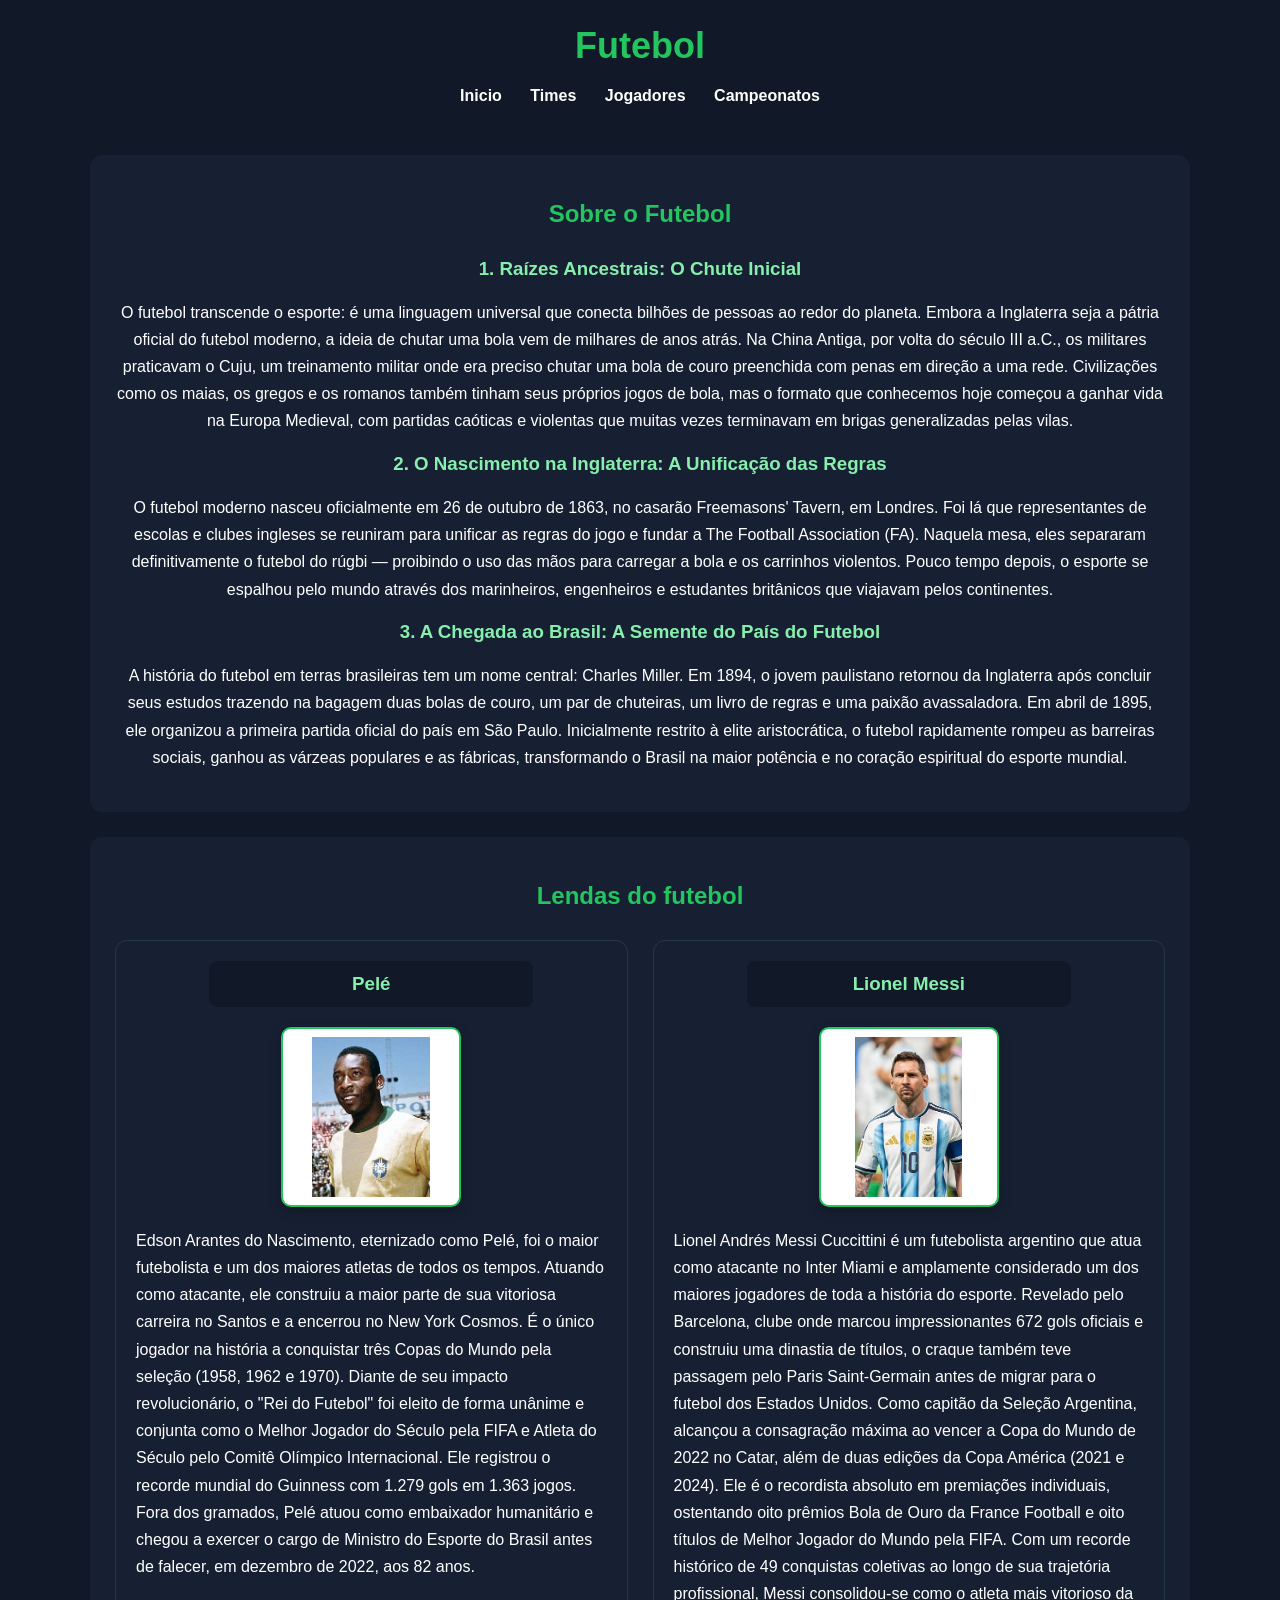
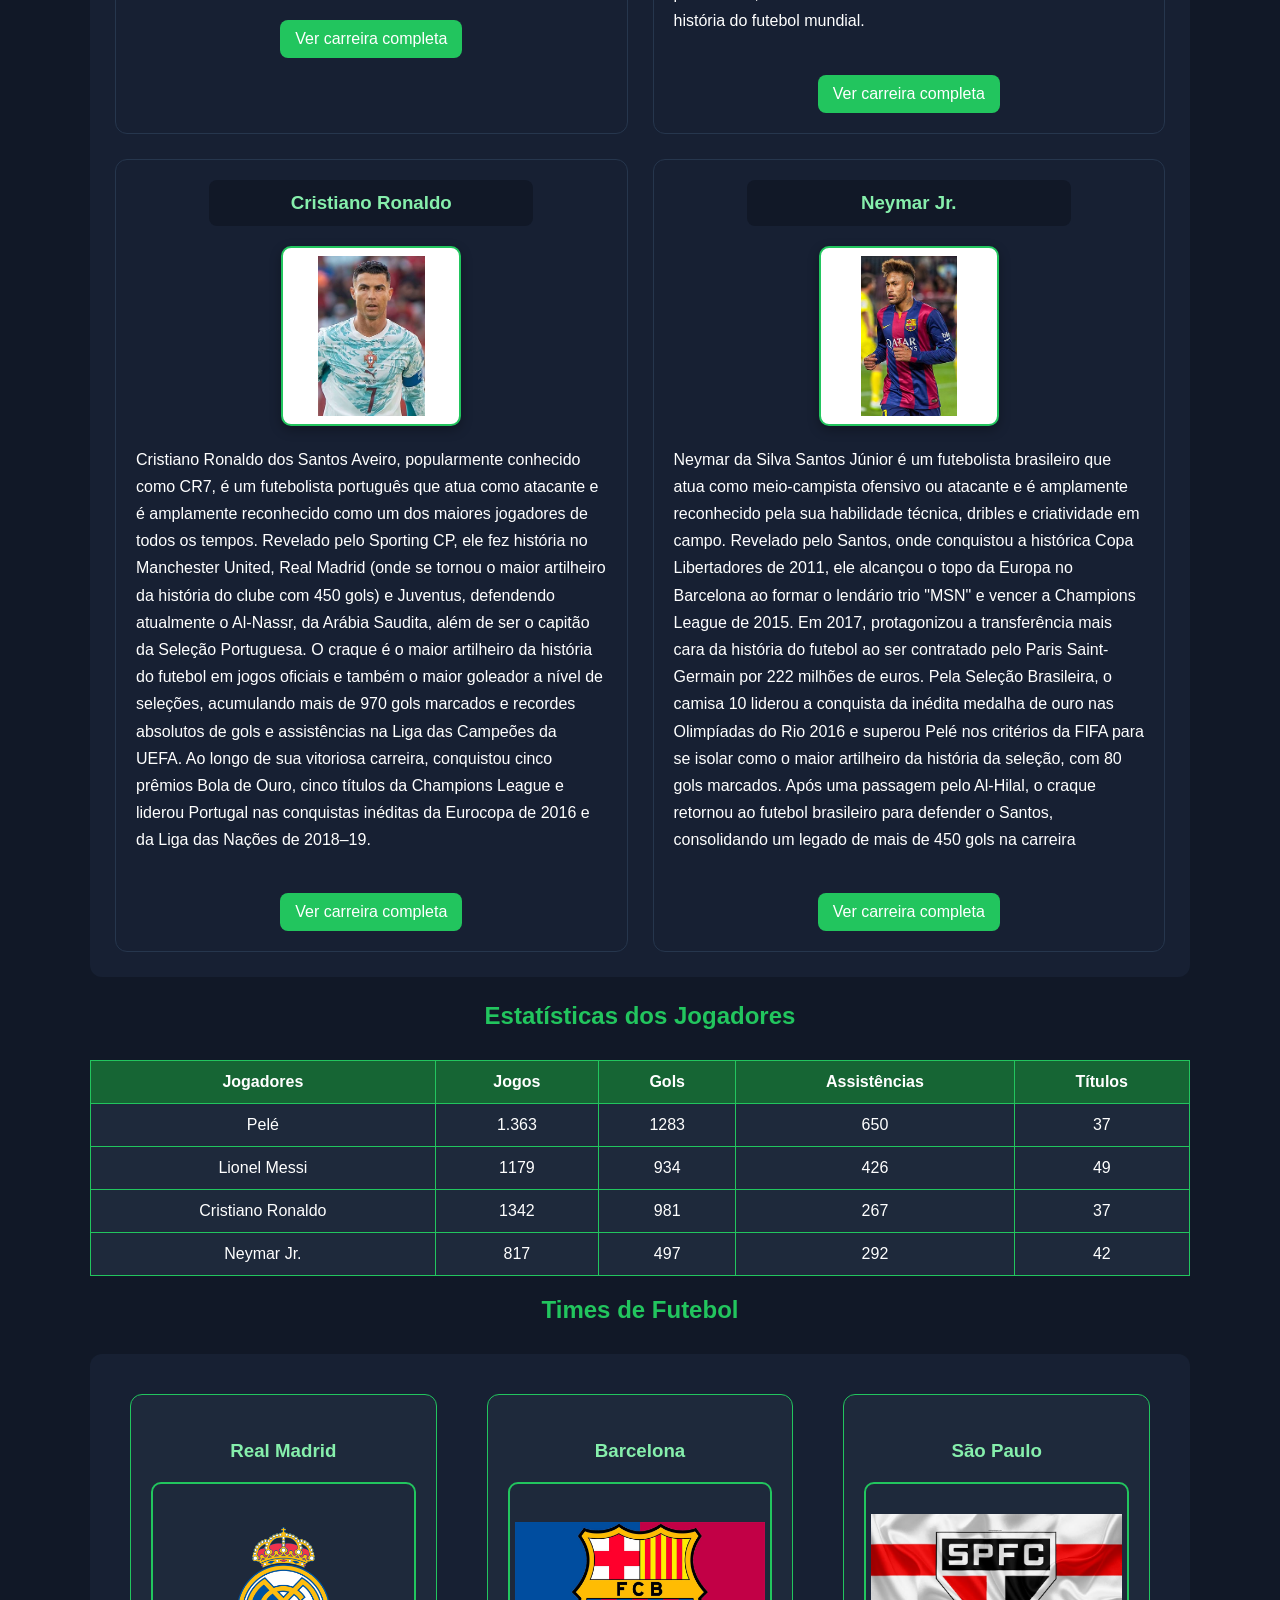
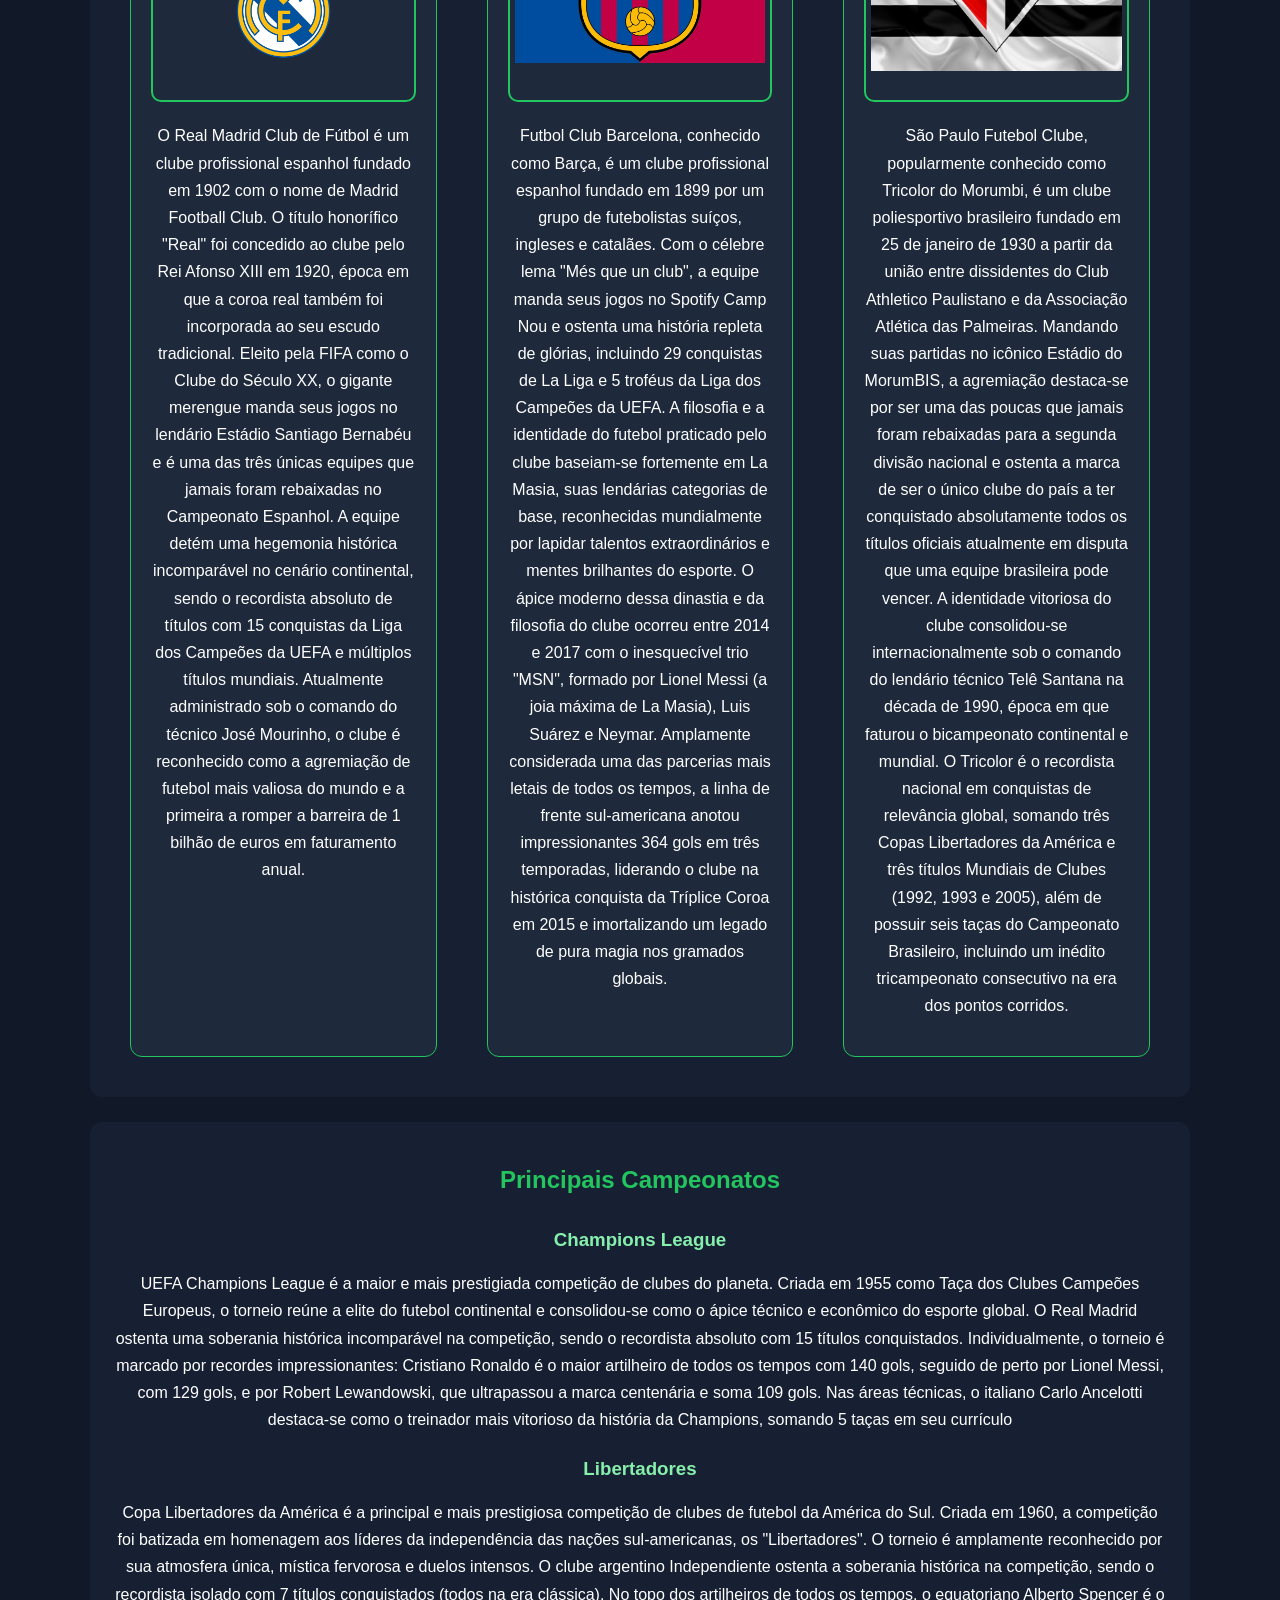
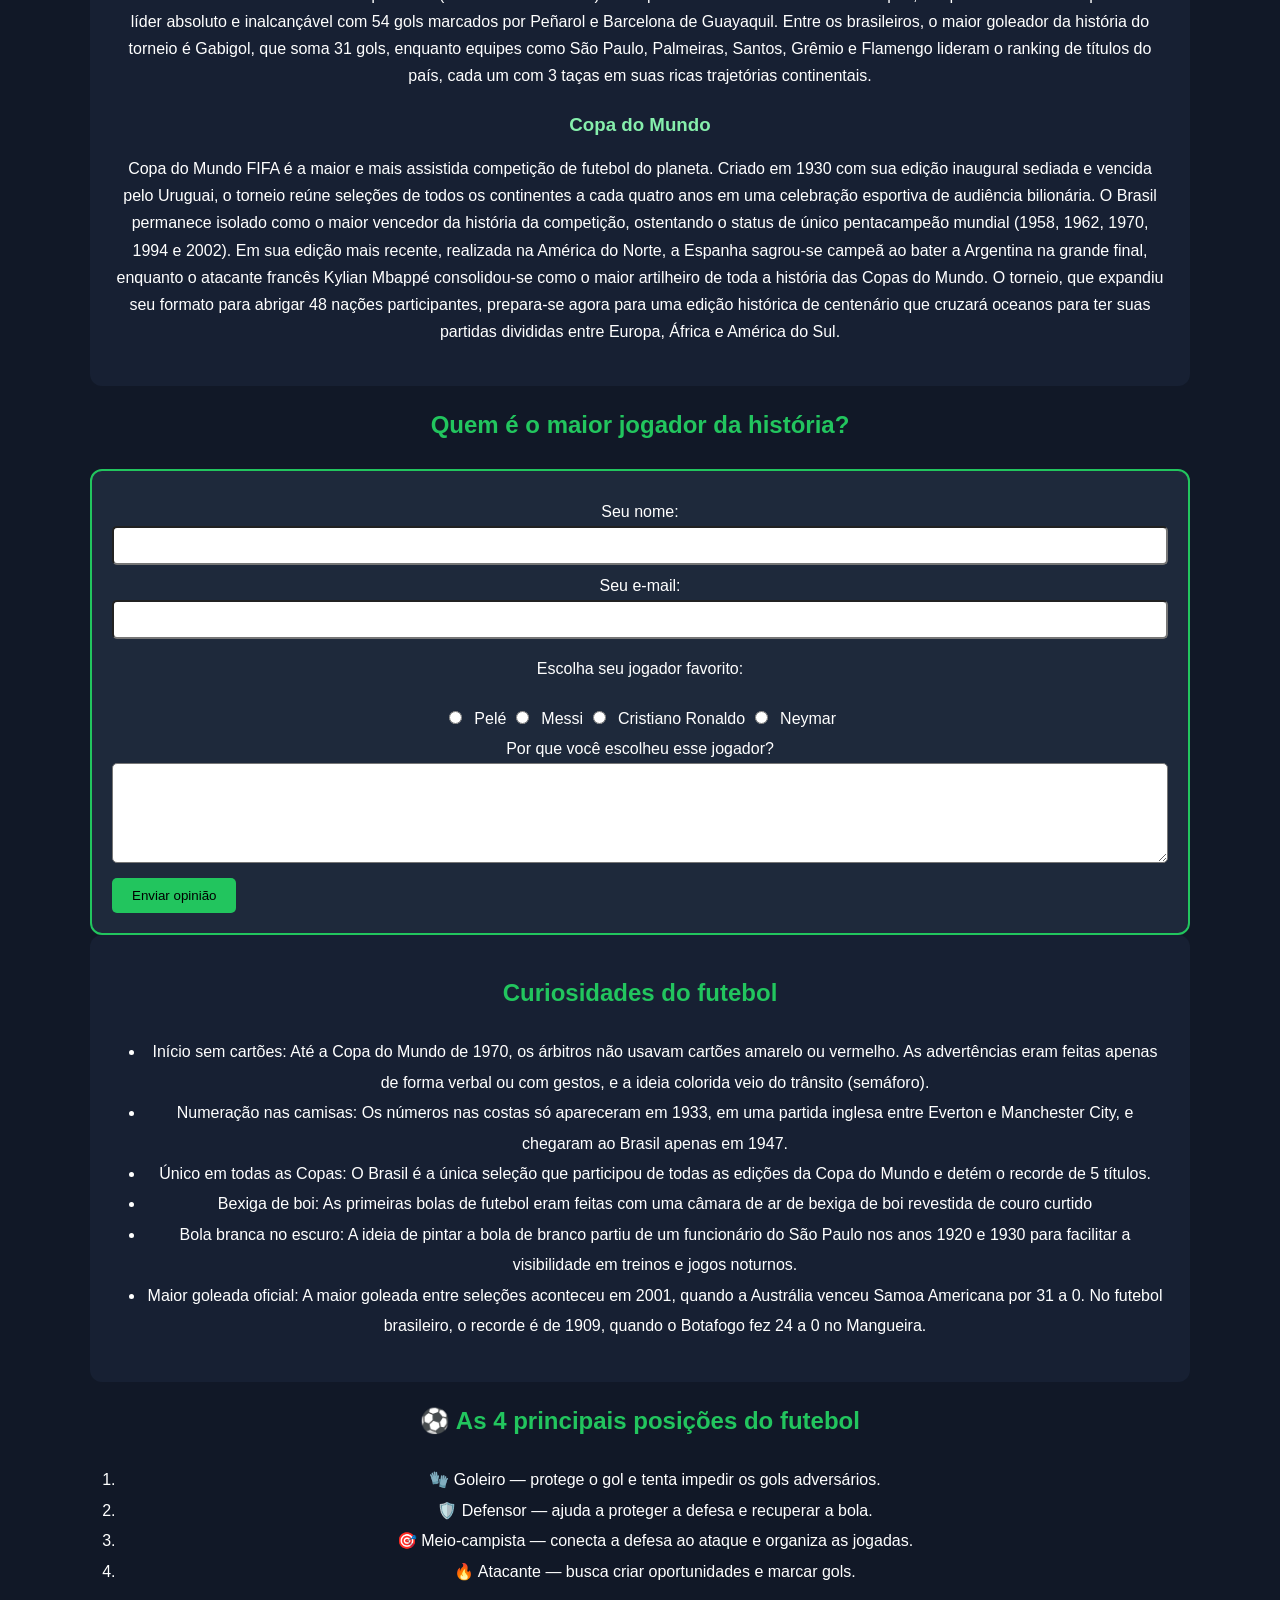
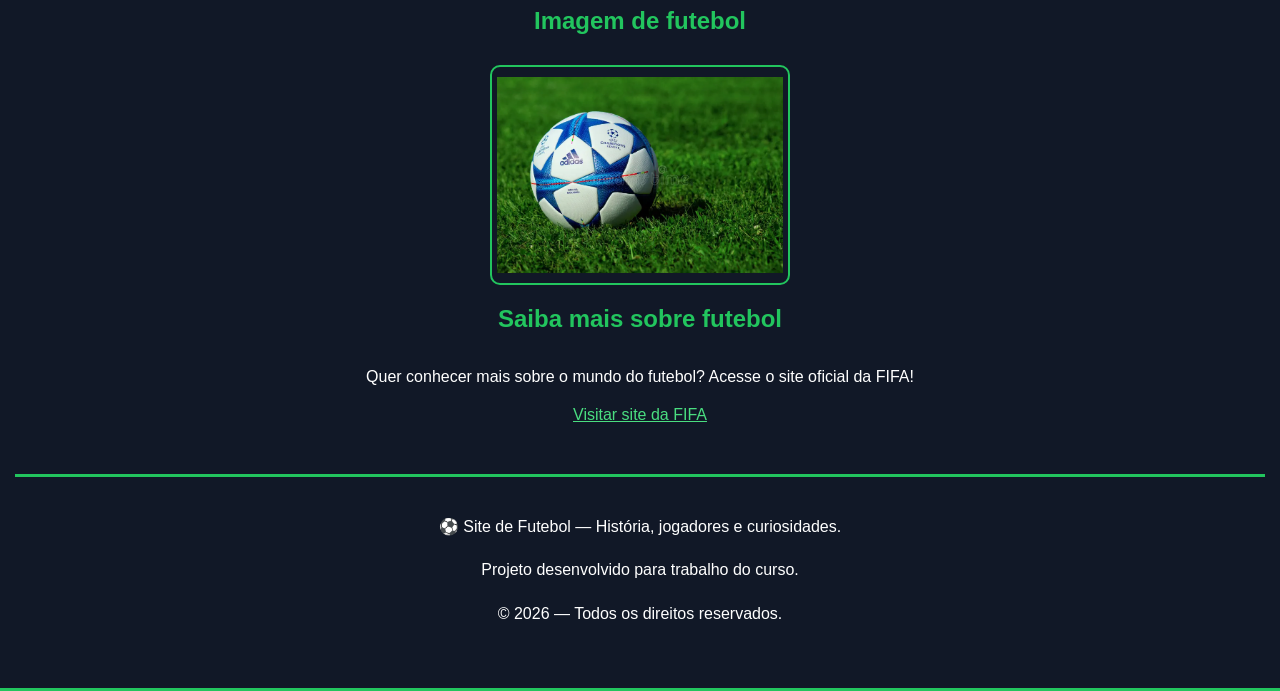
<file: index.html>
<!DOCTYPE html>
<html lang="pt-br">
<head>
    <meta charset="UTF-8">
    <meta name="viewport" content="width=device-width, initial-scale=1.0">
    <title>Futebol</title>

    <link rel="stylesheet" href="style.css">
</head>
<body>
    <header>
    <h1>Futebol</h1>
    <nav>
        <a href="#">Inicio</a>
        <a href="#">Times</a>
        <a href="#">Jogadores</a>
        <a href="#">Campeonatos</a>

    </nav>
    <main>

    <div class="sobre">
        <h2>Sobre o Futebol</h2>
    <h3>1. Raízes Ancestrais: O Chute Inicial</h3>
    <p>O futebol transcende o esporte: é uma linguagem universal que conecta bilhões de pessoas ao redor do planeta.
        Embora a Inglaterra seja a pátria oficial do futebol moderno, a ideia de chutar uma bola vem de milhares de anos atrás. Na China Antiga, por volta do século III a.C., os militares praticavam o Cuju, um treinamento militar onde era preciso chutar uma bola de couro preenchida com penas em direção a uma rede. Civilizações como os maias, os gregos e os romanos também tinham seus próprios jogos de bola, mas o formato que conhecemos hoje começou a ganhar vida na Europa Medieval, com partidas caóticas e violentas que muitas vezes terminavam em brigas generalizadas pelas vilas.</p>
    
    <h3>2. O Nascimento na Inglaterra: A Unificação das Regras</h3>    
    <p>
        O futebol moderno nasceu oficialmente em 26 de outubro de 1863, no casarão Freemasons' Tavern, em Londres. Foi lá que representantes de escolas e clubes ingleses se reuniram para unificar as regras do jogo e fundar a The Football Association (FA). Naquela mesa, eles separaram definitivamente o futebol do rúgbi — proibindo o uso das mãos para carregar a bola e os carrinhos violentos. Pouco tempo depois, o esporte se espalhou pelo mundo através dos marinheiros, engenheiros e estudantes britânicos que viajavam pelos continentes.</p>
    
    <h3>3. A Chegada ao Brasil: A Semente do País do Futebol</h3>
    <p>A história do futebol em terras brasileiras tem um nome central: Charles Miller. Em 1894, o jovem paulistano retornou da Inglaterra após concluir seus estudos trazendo na bagagem duas bolas de couro, um par de chuteiras, um livro de regras e uma paixão avassaladora. Em abril de 1895, ele organizou a primeira partida oficial do país em São Paulo. Inicialmente restrito à elite aristocrática, o futebol rapidamente rompeu as barreiras sociais, ganhou as várzeas populares e as fábricas, transformando o Brasil na maior potência e no coração espiritual do esporte mundial.</p>
    </div>

    <div class="Lendas">
    <h2>Lendas do futebol</h2>
    <div class="lista-jogadores">

    <div class="cartao-jogador">
    <h3>Pelé</h3>

    <div class="imagem">
        <img src="imagens/Pele_con_brasil_(cropped).jpg.webp" alt="Pelé com a camisa do Brasil">
    </div>

    <p>Edson Arantes do Nascimento, eternizado como Pelé, foi o maior futebolista e um dos maiores atletas de todos os tempos. Atuando como atacante, ele construiu a maior parte de sua vitoriosa carreira no Santos e a encerrou no New York Cosmos. É o único jogador na história a conquistar três Copas do Mundo pela seleção (1958, 1962 e 1970). Diante de seu impacto revolucionário, o "Rei do Futebol" foi eleito de forma unânime e conjunta como o Melhor Jogador do Século pela FIFA e Atleta do Século pelo Comitê Olímpico Internacional. Ele registrou o recorde mundial do Guinness com 1.279 gols em 1.363 jogos. Fora dos gramados, Pelé atuou como embaixador humanitário e chegou a exercer o cargo de Ministro do Esporte do Brasil antes de falecer, em dezembro de 2022, aos 82 anos.</p>
    
    <a href="pele.html" class="botao-carreira">Ver carreira completa</a>

    </div>

    <div class="cartao-jogador">
    <h3>Lionel Messi</h3>
    
    <div class="imagem">
        <img src="imagens/Lionel_Messi_Argentina_v_Egypt_7_July_2026-112(cropped).jpg.webp" alt="Messi com a camisa da Argentina">
    </div>

    <p>Lionel Andrés Messi Cuccittini é um futebolista argentino que atua como atacante no Inter Miami e amplamente considerado um dos maiores jogadores de toda a história do esporte. Revelado pelo Barcelona, clube onde marcou impressionantes 672 gols oficiais e construiu uma dinastia de títulos, o craque também teve passagem pelo Paris Saint-Germain antes de migrar para o futebol dos Estados Unidos. Como capitão da Seleção Argentina, alcançou a consagração máxima ao vencer a Copa do Mundo de 2022 no Catar, além de duas edições da Copa América (2021 e 2024). Ele é o recordista absoluto em premiações individuais, ostentando oito prêmios Bola de Ouro da France Football e oito títulos de Melhor Jogador do Mundo pela FIFA. Com um recorde histórico de 49 conquistas coletivas ao longo de sua trajetória profissional, Messi consolidou-se como o atleta mais vitorioso da história do futebol mundial.</p>
    
    <a href="messi.html" class="botao-carreira">Ver carreira completa</a>
    </div>

    

    <div class="cartao-jogador">
    <h3>Cristiano Ronaldo</h3>
    
    <div class="imagem">        
        <img src="imagens/Cristiano_Ronaldo_Croatia_v_Portugal_2_July_2026-075_(cropped).jpg.webp" alt="Cr7 pela seleção de portugal">
    </div>

    <p>Cristiano Ronaldo dos Santos Aveiro, popularmente conhecido como CR7, é um futebolista português que atua como atacante e é amplamente reconhecido como um dos maiores jogadores de todos os tempos. Revelado pelo Sporting CP, ele fez história no Manchester United, Real Madrid (onde se tornou o maior artilheiro da história do clube com 450 gols) e Juventus, defendendo atualmente o Al-Nassr, da Arábia Saudita, além de ser o capitão da Seleção Portuguesa. O craque é o maior artilheiro da história do futebol em jogos oficiais e também o maior goleador a nível de seleções, acumulando mais de 970 gols marcados e recordes absolutos de gols e assistências na Liga das Campeões da UEFA. Ao longo de sua vitoriosa carreira, conquistou cinco prêmios Bola de Ouro, cinco títulos da Champions League e liderou Portugal nas conquistas inéditas da Eurocopa de 2016 e da Liga das Nações de 2018–19.</p>
     <a href="cr7.html" class="botao-carreira">Ver carreira completa</a>  
    
    </div>
    

    <div class="cartao-jogador">
    <h3>Neymar Jr.</h3>

    <div class="imagem">
        <img src="imagens/Neymar_(cropped).jpg" alt="Neymar em 2015 pelo Barcelona">
    </div>
    

    <p>Neymar da Silva Santos Júnior é um futebolista brasileiro que atua como meio-campista ofensivo ou atacante e é amplamente reconhecido pela sua habilidade técnica, dribles e criatividade em campo. Revelado pelo Santos, onde conquistou a histórica Copa Libertadores de 2011, ele alcançou o topo da Europa no Barcelona ao formar o lendário trio "MSN" e vencer a Champions League de 2015. Em 2017, protagonizou a transferência mais cara da história do futebol ao ser contratado pelo Paris Saint-Germain por 222 milhões de euros. Pela Seleção Brasileira, o camisa 10 liderou a conquista da inédita medalha de ouro nas Olimpíadas do Rio 2016 e superou Pelé nos critérios da FIFA para se isolar como o maior artilheiro da história da seleção, com 80 gols marcados. Após uma passagem pelo Al-Hilal, o craque retornou ao futebol brasileiro para defender o Santos, consolidando um legado de mais de 450 gols na carreira</p>
    <a href="neymar.html" class="botao-carreira">Ver carreira completa</a> 

    </div>
    </div>
    </div>
    
     <h2>Estatísticas dos Jogadores</h2>
    <table>
        <tr>
            <td>Jogadores</td>
            <td>Jogos</td>
            <td>Gols</td>
            <td>Assistências</td>
            <td>Títulos</td>

        </tr>
       
        <tr>
            <td>Pelé</td>
            <td>1.363</td>
            <td>1283</td>
            <td>650</td>
            <td>37</td>

        </tr>
        
        <tr>
            <td>Lionel Messi</td>
            <td>1179</td>
            <td>934</td>
            <td>426</td>
            <td>49</td>
        </tr>
        
        <tr>
            <td>Cristiano Ronaldo</td>
            <td>1342</td>
            <td>981</td>
            <td>267</td>
            <td>37</td>
        </tr>
        
        <tr>
            <td>Neymar Jr.</td>
            <td>817</td>
            <td>497</td>
            <td>292</td>
            <td>42</td>
        </tr>

    </table>

    <h2>Times de Futebol</h2>
    <div class="Times">
        

    <div class="cartao-time">
    <h3>Real Madrid</h3>
    <div class="imagem">

        <img src="imagens/c28cee75-2d3b-400d-b1e3-e1e84b9151e8-cover (1).png" alt="Imagem Logo do Real Madrid">
    </div>    

    <p>O Real Madrid Club de Fútbol é um clube profissional espanhol fundado em 1902 com o nome de Madrid Football Club. O título honorífico "Real" foi concedido ao clube pelo Rei Afonso XIII em 1920, época em que a coroa real também foi incorporada ao seu escudo tradicional. Eleito pela FIFA como o Clube do Século XX, o gigante merengue manda seus jogos no lendário Estádio Santiago Bernabéu e é uma das três únicas equipes que jamais foram rebaixadas no Campeonato Espanhol. A equipe detém uma hegemonia histórica incomparável no cenário continental, sendo o recordista absoluto de títulos com 15 conquistas da Liga dos Campeões da UEFA e múltiplos títulos mundiais. Atualmente administrado sob o comando do técnico José Mourinho, o clube é reconhecido como a agremiação de futebol mais valiosa do mundo e a primeira a romper a barreira de 1 bilhão de euros em faturamento anual.</p>
    </div>


    <div class="cartao-time">
    <h3>Barcelona</h3>
    <div class="imagem">

        <img src="imagens/Barcelona-Emblema.jpg" alt="Imagem Logo do Barcelona">
    </div>

    <p>Futbol Club Barcelona, conhecido como Barça, é um clube profissional espanhol fundado em 1899 por um grupo de futebolistas suíços, ingleses e catalães. Com o célebre lema "Més que un club", a equipe manda seus jogos no Spotify Camp Nou e ostenta uma história repleta de glórias, incluindo 29 conquistas de La Liga e 5 troféus da Liga dos Campeões da UEFA. A filosofia e a identidade do futebol praticado pelo clube baseiam-se fortemente em La Masia, suas lendárias categorias de base, reconhecidas mundialmente por lapidar talentos extraordinários e mentes brilhantes do esporte. O ápice moderno dessa dinastia e da filosofia do clube ocorreu entre 2014 e 2017 com o inesquecível trio "MSN", formado por Lionel Messi (a joia máxima de La Masia), Luis Suárez e Neymar. Amplamente considerada uma das parcerias mais letais de todos os tempos, a linha de frente sul-americana anotou impressionantes 364 gols em três temporadas, liderando o clube na histórica conquista da Tríplice Coroa em 2015 e imortalizando um legado de pura magia nos gramados globais.</p>
    </div>

    <div class="cartao-time">
    <h3>São Paulo</h3>
    <div class="imagem">

        <img src="imagens/7156480387bffb8a0f1f3bee952ee882.jpg" alt="Imagem Logo do São Paulo Futebol Clube maior do mundo">
    </div>    

    <p>São Paulo Futebol Clube, popularmente conhecido como Tricolor do Morumbi, é um clube poliesportivo brasileiro fundado em 25 de janeiro de 1930 a partir da união entre dissidentes do Club Athletico Paulistano e da Associação Atlética das Palmeiras. Mandando suas partidas no icônico Estádio do MorumBIS, a agremiação destaca-se por ser uma das poucas que jamais foram rebaixadas para a segunda divisão nacional e ostenta a marca de ser o único clube do país a ter conquistado absolutamente todos os títulos oficiais atualmente em disputa que uma equipe brasileira pode vencer. A identidade vitoriosa do clube consolidou-se internacionalmente sob o comando do lendário técnico Telê Santana na década de 1990, época em que faturou o bicampeonato continental e mundial. O Tricolor é o recordista nacional em conquistas de relevância global, somando três Copas Libertadores da América e três títulos Mundiais de Clubes (1992, 1993 e 2005), além de possuir seis taças do Campeonato Brasileiro, incluindo um inédito tricampeonato consecutivo na era dos pontos corridos.</p>

    </div>
    </div>

    <div class="Campeonatos">
    <h2>Principais Campeonatos</h2>

    <h3>Champions League</h3>
    <p>UEFA Champions League é a maior e mais prestigiada competição de clubes do planeta. Criada em 1955 como Taça dos Clubes Campeões Europeus, o torneio reúne a elite do futebol continental e consolidou-se como o ápice técnico e econômico do esporte global. O Real Madrid ostenta uma soberania histórica incomparável na competição, sendo o recordista absoluto com 15 títulos conquistados. Individualmente, o torneio é marcado por recordes impressionantes: Cristiano Ronaldo é o maior artilheiro de todos os tempos com 140 gols, seguido de perto por Lionel Messi, com 129 gols, e por Robert Lewandowski, que ultrapassou a marca centenária e soma 109 gols. Nas áreas técnicas, o italiano Carlo Ancelotti destaca-se como o treinador mais vitorioso da história da Champions, somando 5 taças em seu currículo</p>

    <h3>Libertadores</h3>
    <p>Copa Libertadores da América é a principal e mais prestigiosa competição de clubes de futebol da América do Sul. Criada em 1960, a competição foi batizada em homenagem aos líderes da independência das nações sul-americanas, os "Libertadores". O torneio é amplamente reconhecido por sua atmosfera única, mística fervorosa e duelos intensos. O clube argentino Independiente ostenta a soberania histórica na competição, sendo o recordista isolado com 7 títulos conquistados (todos na era clássica). No topo dos artilheiros de todos os tempos, o equatoriano Alberto Spencer é o líder absoluto e inalcançável com 54 gols marcados por Peñarol e Barcelona de Guayaquil. Entre os brasileiros, o maior goleador da história do torneio é Gabigol, que soma 31 gols, enquanto equipes como São Paulo, Palmeiras, Santos, Grêmio e Flamengo lideram o ranking de títulos do país, cada um com 3 taças em suas ricas trajetórias continentais.</p>

    <h3>Copa do Mundo</h3>
    <p>Copa do Mundo FIFA é a maior e mais assistida competição de futebol do planeta. Criado em 1930 com sua edição inaugural sediada e vencida pelo Uruguai, o torneio reúne seleções de todos os continentes a cada quatro anos em uma celebração esportiva de audiência bilionária. O Brasil permanece isolado como o maior vencedor da história da competição, ostentando o status de único pentacampeão mundial (1958, 1962, 1970, 1994 e 2002). Em sua edição mais recente, realizada na América do Norte, a Espanha sagrou-se campeã ao bater a Argentina na grande final, enquanto o atacante francês Kylian Mbappé consolidou-se como o maior artilheiro de toda a história das Copas do Mundo. O torneio, que expandiu seu formato para abrigar 48 nações participantes, prepara-se agora para uma edição histórica de centenário que cruzará oceanos para ter suas partidas divididas entre Europa, África e América do Sul.</p>
   </div>
   
  

    <h2>Quem é o maior jogador da história?</h2>

<form>
    <label for="nome">Seu nome:</label>
    <input type="text" id="nome" name="nome" required>

    <label for="email">Seu e-mail:</label>
    <input type="email" id="email" name="email" required>

    <p>Escolha seu jogador favorito:</p>

    <input type="radio" id="pele" name="jogador" value="Pele">
    <label for="pele">Pelé</label>

    <input type="radio" id="messi" name="jogador" value="Messi">
    <label for="messi">Messi</label>

    <input type="radio" id="cristiano" name="jogador" value="Cristiano Ronaldo">
    <label for="cristiano">Cristiano Ronaldo</label>

    <input type="radio" id="neymar" name="jogador" value="Neymar">
    <label for="neymar">Neymar</label>

    <label for="opiniao">Por que você escolheu esse jogador?</label>
    <textarea id="opiniao" name="opiniao"></textarea>

    <button type="submit">Enviar opinião</button>
</form>
   
   <div class="curiosidades">
    <h2>Curiosidades do futebol</h2>
     <ul>
       <li>Início sem cartões: Até a Copa do Mundo de 1970, os árbitros não usavam cartões amarelo ou vermelho. As advertências eram feitas apenas de forma verbal ou com gestos, e a ideia colorida veio do trânsito (semáforo).</li>
       <li>Numeração nas camisas: Os números nas costas só apareceram em 1933, em uma partida inglesa entre Everton e Manchester City, e chegaram ao Brasil apenas em 1947.</li>
       <li>Único em todas as Copas: O Brasil é a única seleção que participou de todas as edições da Copa do Mundo e detém o recorde de 5 títulos.</li>
       <li>Bexiga de boi: As primeiras bolas de futebol eram feitas com uma câmara de ar de bexiga de boi revestida de couro curtido</li>
       <li>Bola branca no escuro: A ideia de pintar a bola de branco partiu de um funcionário do São Paulo nos anos 1920 e 1930 para facilitar a visibilidade em treinos e jogos noturnos.</li>
       <li>Maior goleada oficial: A maior goleada entre seleções aconteceu em 2001, quando a Austrália venceu Samoa Americana por 31 a 0. No futebol brasileiro, o recorde é de 1909, quando o Botafogo fez 24 a 0 no Mangueira.</li>
       

     </ul>
    </div>
  
    <div class="Posições">
    <h2>⚽ As 4 principais posições do futebol</h2>
    <ol>
        <li>🧤 Goleiro — protege o gol e tenta impedir os gols adversários.</li>
        <li>🛡️ Defensor — ajuda a proteger a defesa e recuperar a bola.</li>
        <li>🎯 Meio-campista — conecta a defesa ao ataque e organiza as jogadas.</li>
        <li>🔥 Atacante — busca criar oportunidades e marcar gols.</li>
    </ol>
</div>

    <div class="imagem">
        <h2>Imagem de futebol</h2>

        <img src="imagens/bola-da-champions-league-63320496.webp" alt="bola da champions">



    </div>
<h2>Saiba mais sobre futebol</h2>

<p>
    Quer conhecer mais sobre o mundo do futebol?
    Acesse o site oficial da FIFA!
</p>

<a href="https://www.fifa.com"
   target="_blank"
   rel="noopener noreferrer">
    Visitar site da FIFA
</a>

   </div>





    </main>
    <footer>
    <p>⚽ Site de Futebol — História, jogadores e curiosidades.</p>
    <p>Projeto desenvolvido para trabalho do curso.</p>
    <p>© 2026 — Todos os direitos reservados.</p>
    </footer>
           





    </header>
    
</body>
</html>
</file>
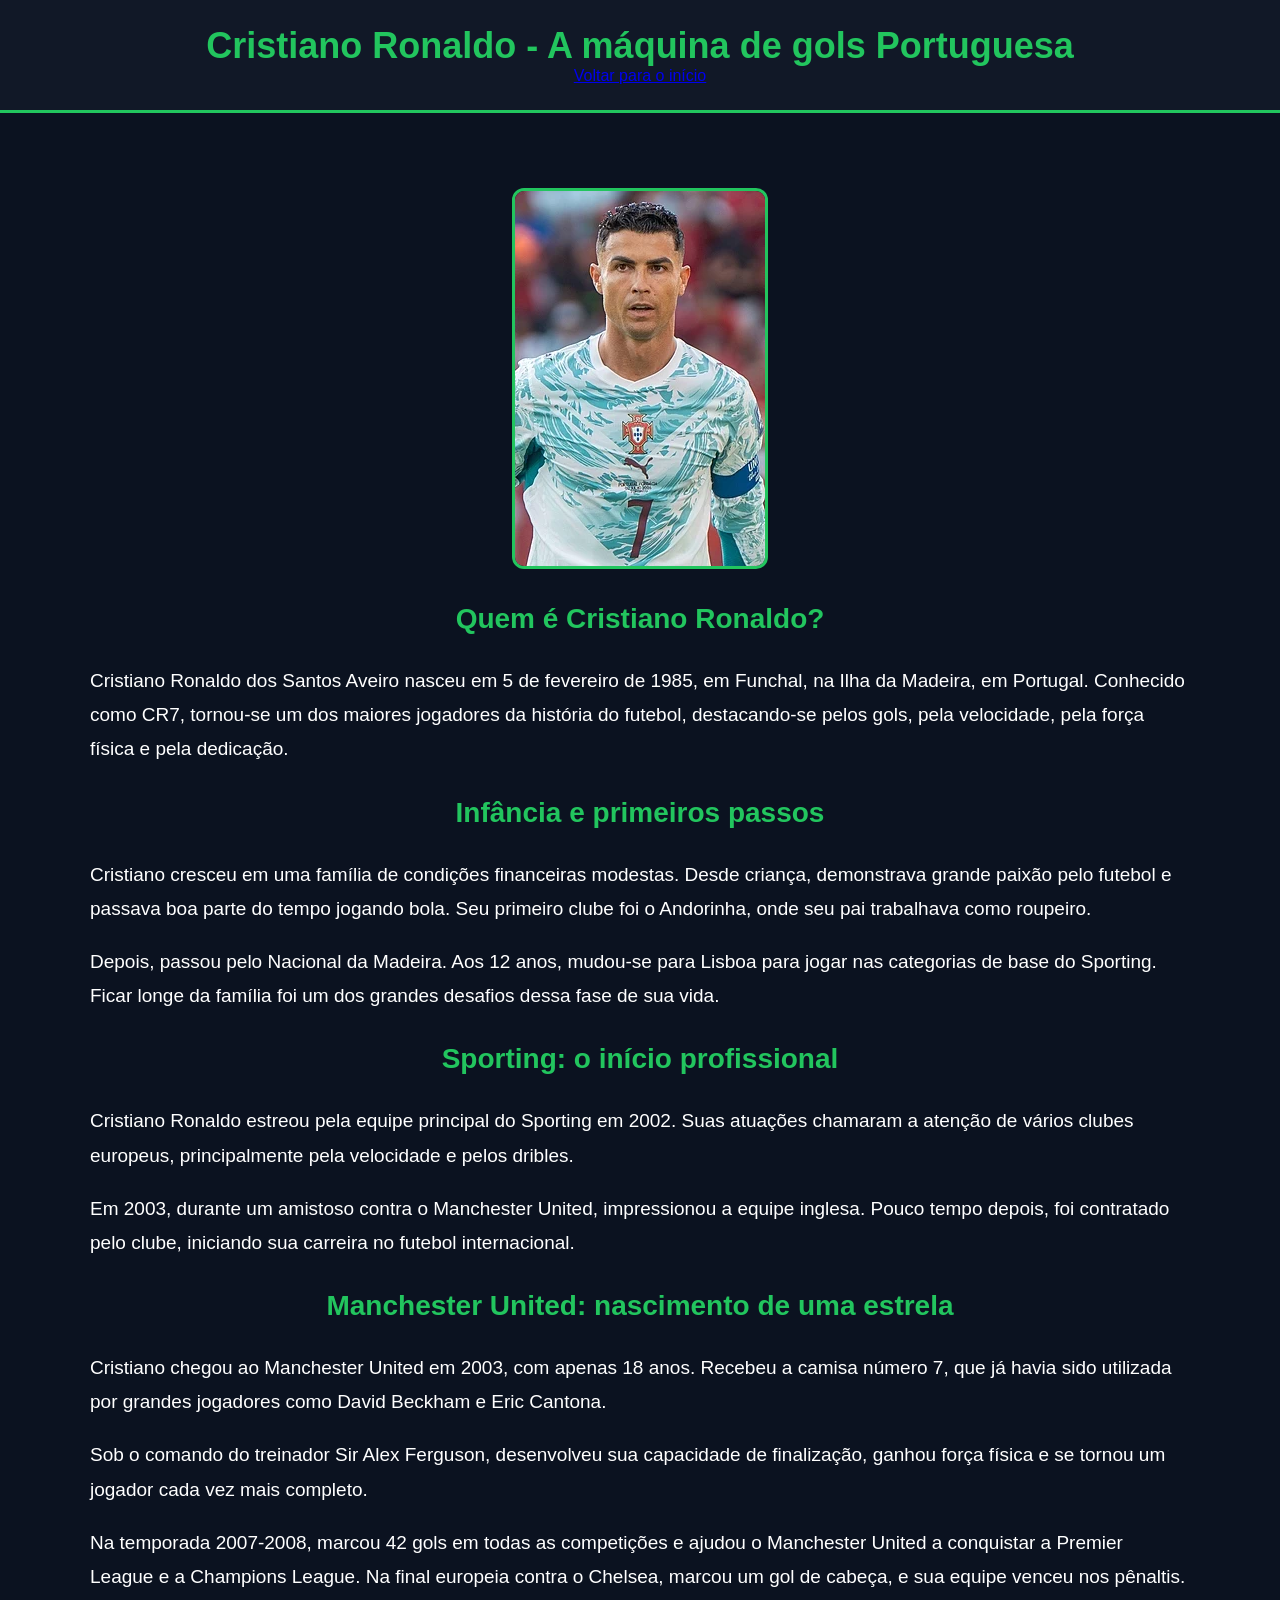
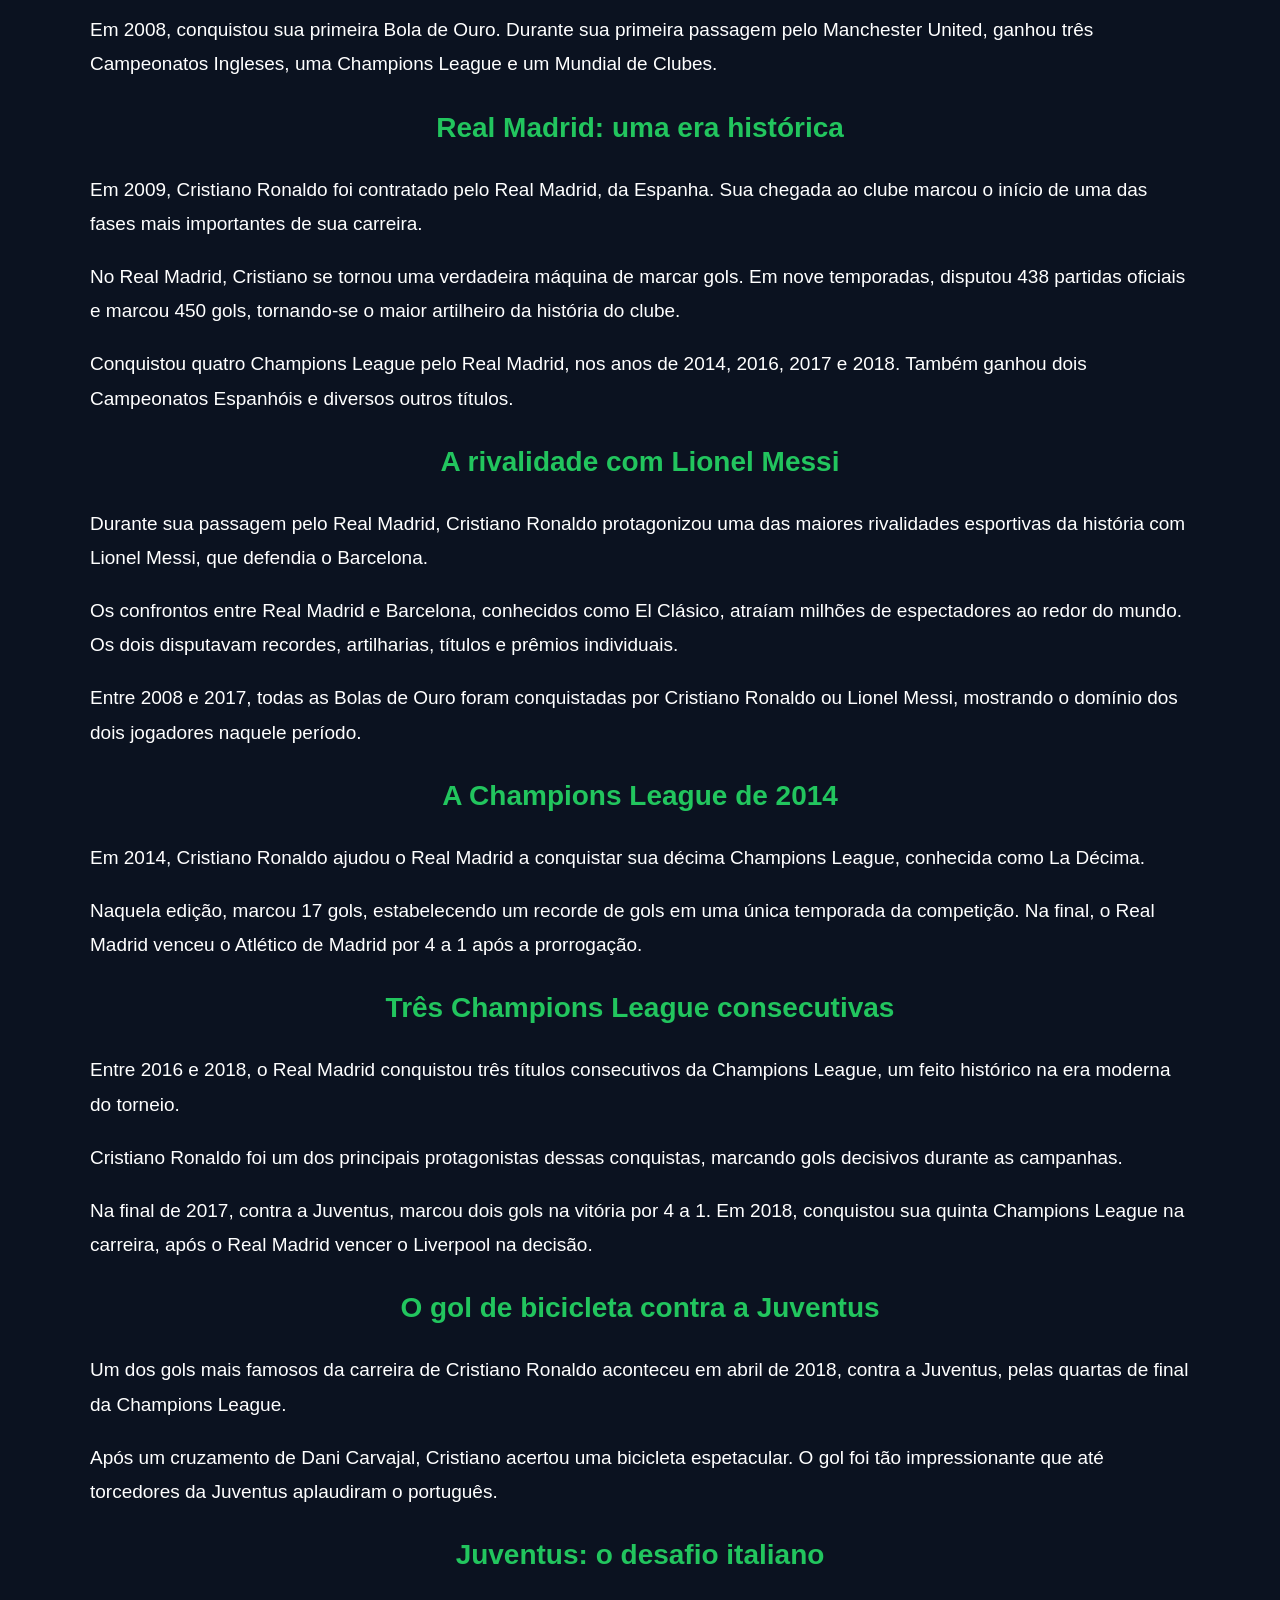
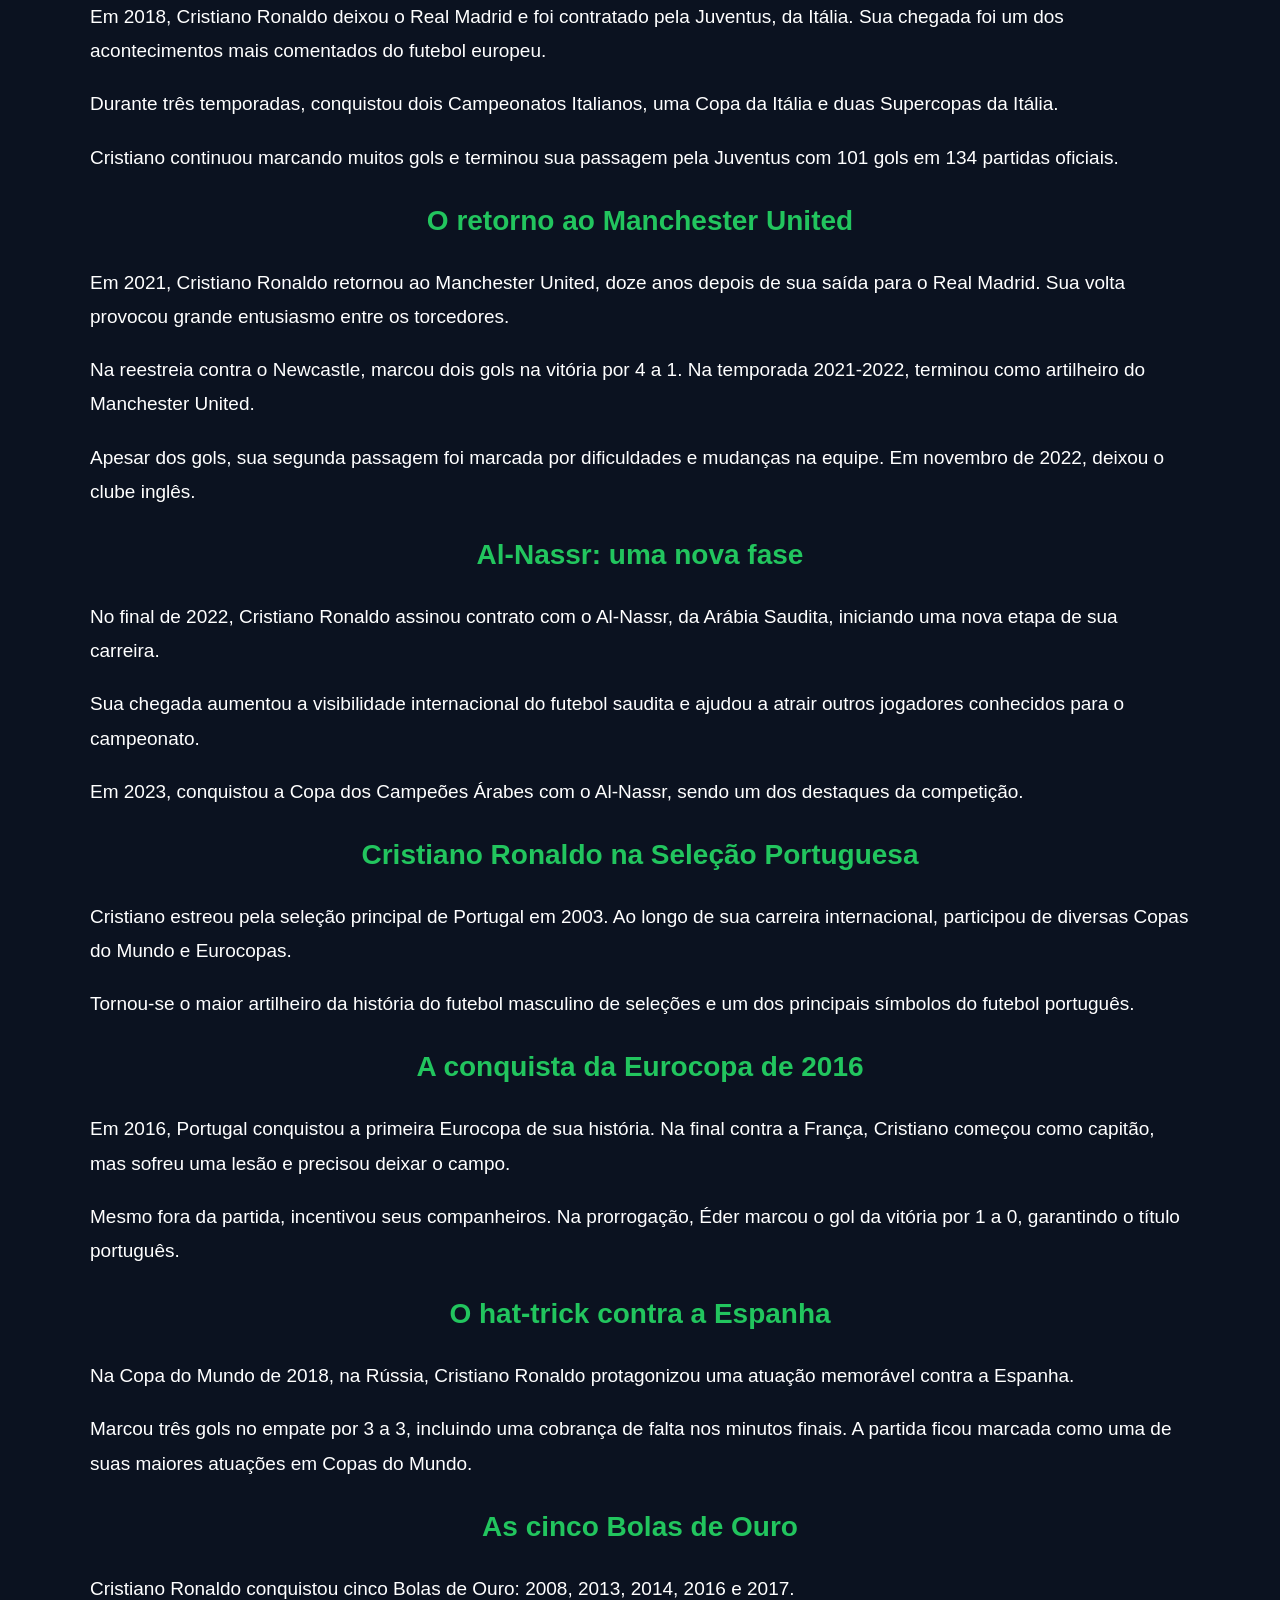
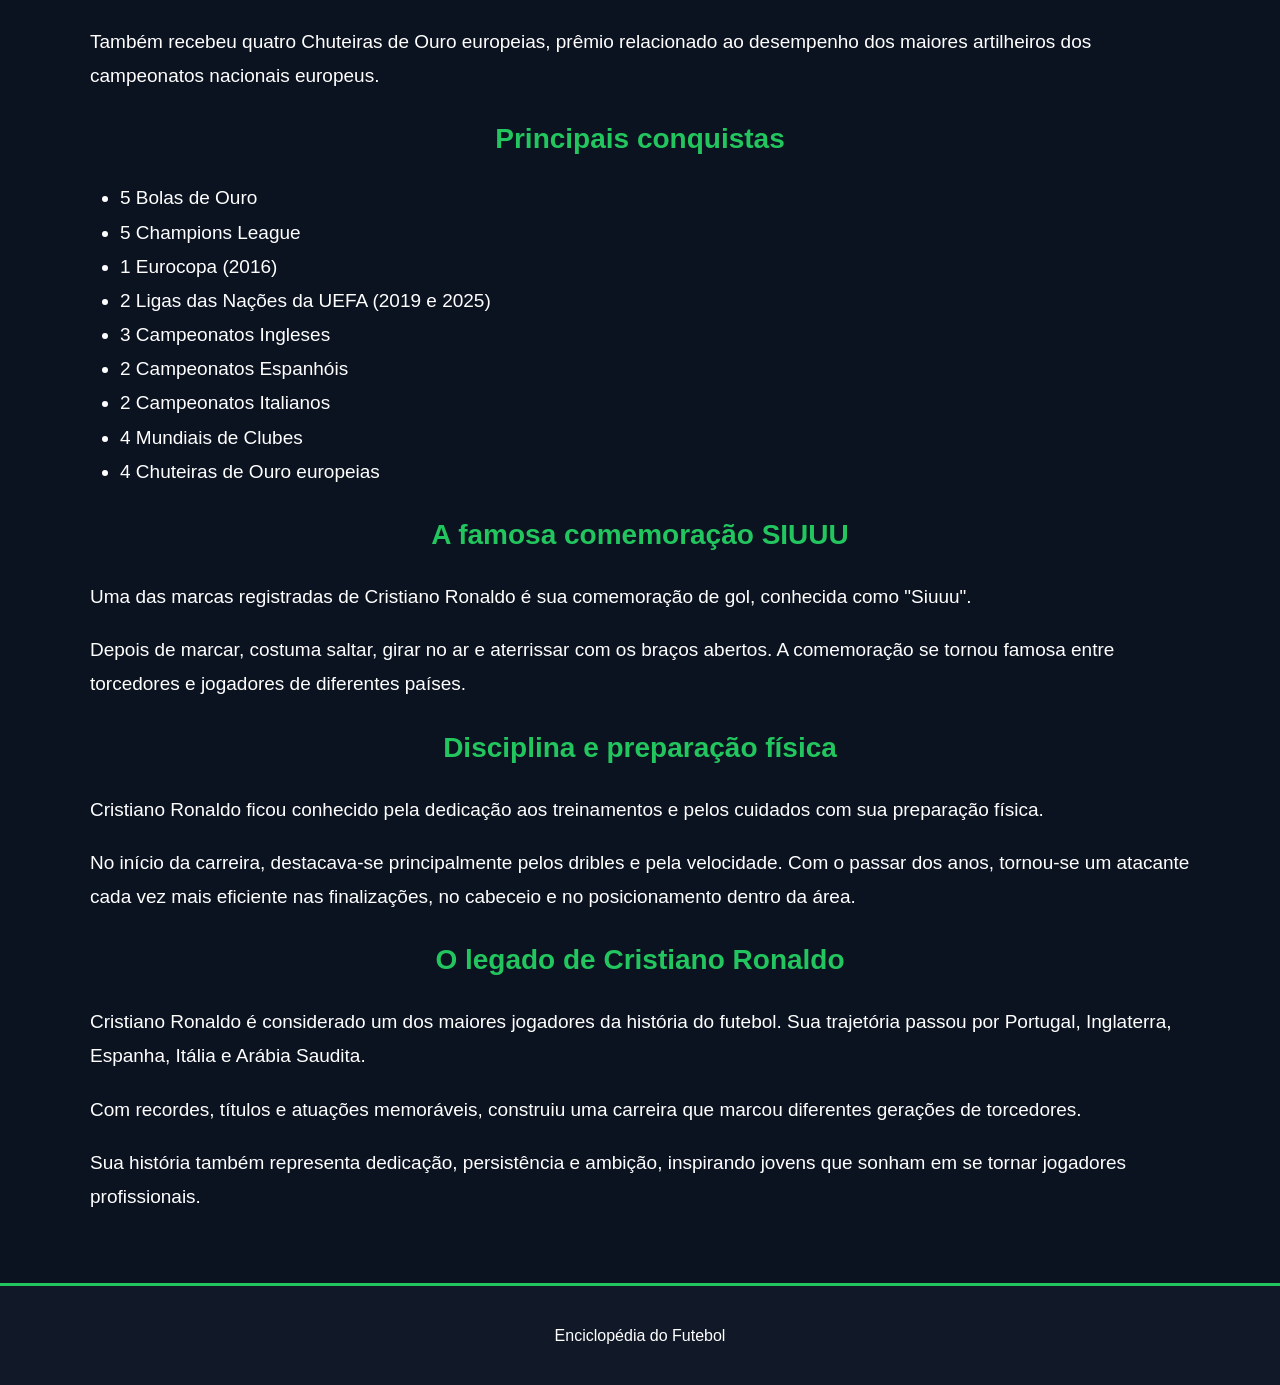
<file: cr7.html>
<!DOCTYPE html>
<html lang="pt-br">
<head>
    <meta charset="UTF-8">
    <meta name="viewport" content="width=device-width, initial-scale=1.0">
    <title>Cristiano Ronaldo - História e Carreira</title>
    <link rel="stylesheet" href="style.css">
</head>
<body>

    <header>
        <h1>Cristiano Ronaldo - A máquina de gols Portuguesa</h1>
        <a href="index.html">Voltar para o início</a>
    </header>


         <main class="biografia">
            <div class="foto-biografia">
    <img src="imagens/Cristiano_Ronaldo_Croatia_v_Portugal_2_July_2026-075_(cropped).jpg.webp" alt="Foto do Robozão Cr7">
</div>
    
<h2>Quem é Cristiano Ronaldo?</h2>

<p>
Cristiano Ronaldo dos Santos Aveiro nasceu em 5 de fevereiro
de 1985, em Funchal, na Ilha da Madeira, em Portugal.
Conhecido como CR7, tornou-se um dos maiores jogadores
da história do futebol, destacando-se pelos gols,
pela velocidade, pela força física e pela dedicação.
</p>

<h2>Infância e primeiros passos</h2>

<p>
Cristiano cresceu em uma família de condições financeiras
modestas. Desde criança, demonstrava grande paixão pelo
futebol e passava boa parte do tempo jogando bola.
Seu primeiro clube foi o Andorinha, onde seu pai trabalhava
como roupeiro.
</p>

<p>
Depois, passou pelo Nacional da Madeira. Aos 12 anos,
mudou-se para Lisboa para jogar nas categorias de base
do Sporting. Ficar longe da família foi um dos grandes
desafios dessa fase de sua vida.
</p>

<h2>Sporting: o início profissional</h2>

<p>
Cristiano Ronaldo estreou pela equipe principal do Sporting
em 2002. Suas atuações chamaram a atenção de vários clubes
europeus, principalmente pela velocidade e pelos dribles.
</p>

<p>
Em 2003, durante um amistoso contra o Manchester United,
impressionou a equipe inglesa. Pouco tempo depois,
foi contratado pelo clube, iniciando sua carreira
no futebol internacional.
</p>

<h2>Manchester United: nascimento de uma estrela</h2>

<p>
Cristiano chegou ao Manchester United em 2003,
com apenas 18 anos. Recebeu a camisa número 7,
que já havia sido utilizada por grandes jogadores
como David Beckham e Eric Cantona.
</p>

<p>
Sob o comando do treinador Sir Alex Ferguson,
desenvolveu sua capacidade de finalização,
ganhou força física e se tornou um jogador
cada vez mais completo.
</p>

<p>
Na temporada 2007-2008, marcou 42 gols em todas
as competições e ajudou o Manchester United
a conquistar a Premier League e a Champions League.
Na final europeia contra o Chelsea, marcou um gol
de cabeça, e sua equipe venceu nos pênaltis.
</p>

<p>
Em 2008, conquistou sua primeira Bola de Ouro.
Durante sua primeira passagem pelo Manchester United,
ganhou três Campeonatos Ingleses, uma Champions League
e um Mundial de Clubes.
</p>

<h2>Real Madrid: uma era histórica</h2>

<p>
Em 2009, Cristiano Ronaldo foi contratado pelo
Real Madrid, da Espanha. Sua chegada ao clube
marcou o início de uma das fases mais importantes
de sua carreira.
</p>

<p>
No Real Madrid, Cristiano se tornou uma verdadeira
máquina de marcar gols. Em nove temporadas,
disputou 438 partidas oficiais e marcou 450 gols,
tornando-se o maior artilheiro da história do clube.
</p>

<p>
Conquistou quatro Champions League pelo Real Madrid,
nos anos de 2014, 2016, 2017 e 2018.
Também ganhou dois Campeonatos Espanhóis
e diversos outros títulos.
</p>

<h2>A rivalidade com Lionel Messi</h2>

<p>
Durante sua passagem pelo Real Madrid, Cristiano Ronaldo
protagonizou uma das maiores rivalidades esportivas
da história com Lionel Messi, que defendia o Barcelona.
</p>

<p>
Os confrontos entre Real Madrid e Barcelona,
conhecidos como El Clásico, atraíam milhões
de espectadores ao redor do mundo.
Os dois disputavam recordes, artilharias,
títulos e prêmios individuais.
</p>

<p>
Entre 2008 e 2017, todas as Bolas de Ouro
foram conquistadas por Cristiano Ronaldo
ou Lionel Messi, mostrando o domínio
dos dois jogadores naquele período.
</p>

<h2>A Champions League de 2014</h2>

<p>
Em 2014, Cristiano Ronaldo ajudou o Real Madrid
a conquistar sua décima Champions League,
conhecida como La Décima.
</p>

<p>
Naquela edição, marcou 17 gols, estabelecendo
um recorde de gols em uma única temporada
da competição. Na final, o Real Madrid
venceu o Atlético de Madrid por 4 a 1
após a prorrogação.
</p>

<h2>Três Champions League consecutivas</h2>

<p>
Entre 2016 e 2018, o Real Madrid conquistou
três títulos consecutivos da Champions League,
um feito histórico na era moderna do torneio.
</p>

<p>
Cristiano Ronaldo foi um dos principais
protagonistas dessas conquistas, marcando
gols decisivos durante as campanhas.
</p>

<p>
Na final de 2017, contra a Juventus,
marcou dois gols na vitória por 4 a 1.
Em 2018, conquistou sua quinta Champions League
na carreira, após o Real Madrid vencer
o Liverpool na decisão.
</p>

<h2>O gol de bicicleta contra a Juventus</h2>

<p>
Um dos gols mais famosos da carreira
de Cristiano Ronaldo aconteceu em abril de 2018,
contra a Juventus, pelas quartas de final
da Champions League.
</p>

<p>
Após um cruzamento de Dani Carvajal,
Cristiano acertou uma bicicleta espetacular.
O gol foi tão impressionante que até
torcedores da Juventus aplaudiram o português.
</p>

<h2>Juventus: o desafio italiano</h2>

<p>
Em 2018, Cristiano Ronaldo deixou o Real Madrid
e foi contratado pela Juventus, da Itália.
Sua chegada foi um dos acontecimentos
mais comentados do futebol europeu.
</p>

<p>
Durante três temporadas, conquistou dois
Campeonatos Italianos, uma Copa da Itália
e duas Supercopas da Itália.
</p>

<p>
Cristiano continuou marcando muitos gols
e terminou sua passagem pela Juventus
com 101 gols em 134 partidas oficiais.
</p>

<h2>O retorno ao Manchester United</h2>

<p>
Em 2021, Cristiano Ronaldo retornou ao Manchester United,
doze anos depois de sua saída para o Real Madrid.
Sua volta provocou grande entusiasmo entre os torcedores.
</p>

<p>
Na reestreia contra o Newcastle, marcou dois gols
na vitória por 4 a 1. Na temporada 2021-2022,
terminou como artilheiro do Manchester United.
</p>

<p>
Apesar dos gols, sua segunda passagem foi marcada
por dificuldades e mudanças na equipe.
Em novembro de 2022, deixou o clube inglês.
</p>

<h2>Al-Nassr: uma nova fase</h2>

<p>
No final de 2022, Cristiano Ronaldo assinou contrato
com o Al-Nassr, da Arábia Saudita, iniciando
uma nova etapa de sua carreira.
</p>

<p>
Sua chegada aumentou a visibilidade internacional
do futebol saudita e ajudou a atrair outros
jogadores conhecidos para o campeonato.
</p>

<p>
Em 2023, conquistou a Copa dos Campeões Árabes
com o Al-Nassr, sendo um dos destaques
da competição.
</p>

<h2>Cristiano Ronaldo na Seleção Portuguesa</h2>

<p>
Cristiano estreou pela seleção principal de Portugal
em 2003. Ao longo de sua carreira internacional,
participou de diversas Copas do Mundo e Eurocopas.
</p>

<p>
Tornou-se o maior artilheiro da história do futebol
masculino de seleções e um dos principais símbolos
do futebol português.
</p>

<h2>A conquista da Eurocopa de 2016</h2>

<p>
Em 2016, Portugal conquistou a primeira Eurocopa
de sua história. Na final contra a França,
Cristiano começou como capitão, mas sofreu
uma lesão e precisou deixar o campo.
</p>

<p>
Mesmo fora da partida, incentivou seus companheiros.
Na prorrogação, Éder marcou o gol da vitória por 1 a 0,
garantindo o título português.
</p>

<h2>O hat-trick contra a Espanha</h2>

<p>
Na Copa do Mundo de 2018, na Rússia,
Cristiano Ronaldo protagonizou uma atuação
memorável contra a Espanha.
</p>

<p>
Marcou três gols no empate por 3 a 3,
incluindo uma cobrança de falta nos minutos finais.
A partida ficou marcada como uma de suas
maiores atuações em Copas do Mundo.
</p>

<h2>As cinco Bolas de Ouro</h2>

<p>
Cristiano Ronaldo conquistou cinco Bolas de Ouro:
2008, 2013, 2014, 2016 e 2017.
</p>

<p>
Também recebeu quatro Chuteiras de Ouro europeias,
prêmio relacionado ao desempenho dos maiores
artilheiros dos campeonatos nacionais europeus.
</p>

<h2>Principais conquistas</h2>

<ul>
    <li>5 Bolas de Ouro</li>
    <li>5 Champions League</li>
    <li>1 Eurocopa (2016)</li>
    <li>2 Ligas das Nações da UEFA (2019 e 2025)</li>
    <li>3 Campeonatos Ingleses</li>
    <li>2 Campeonatos Espanhóis</li>
    <li>2 Campeonatos Italianos</li>
    <li>4 Mundiais de Clubes</li>
    <li>4 Chuteiras de Ouro europeias</li>
</ul>

<h2>A famosa comemoração SIUUU</h2>

<p>
Uma das marcas registradas de Cristiano Ronaldo
é sua comemoração de gol, conhecida como "Siuuu".
</p>

<p>
Depois de marcar, costuma saltar, girar no ar
e aterrissar com os braços abertos.
A comemoração se tornou famosa entre torcedores
e jogadores de diferentes países.
</p>

<h2>Disciplina e preparação física</h2>

<p>
Cristiano Ronaldo ficou conhecido pela dedicação
aos treinamentos e pelos cuidados com
sua preparação física.
</p>

<p>
No início da carreira, destacava-se principalmente
pelos dribles e pela velocidade.
Com o passar dos anos, tornou-se um atacante
cada vez mais eficiente nas finalizações,
no cabeceio e no posicionamento dentro da área.
</p>

<h2>O legado de Cristiano Ronaldo</h2>

<p>
Cristiano Ronaldo é considerado um dos maiores
jogadores da história do futebol.
Sua trajetória passou por Portugal,
Inglaterra, Espanha, Itália e Arábia Saudita.
</p>

<p>
Com recordes, títulos e atuações memoráveis,
construiu uma carreira que marcou diferentes
gerações de torcedores.
</p>

<p>
Sua história também representa dedicação,
persistência e ambição, inspirando jovens
que sonham em se tornar jogadores profissionais.
</p>



    
</main>

    </main>

    <footer>
        <p>Enciclopédia do Futebol</p>
    </footer>

</body>
</html>
</file>
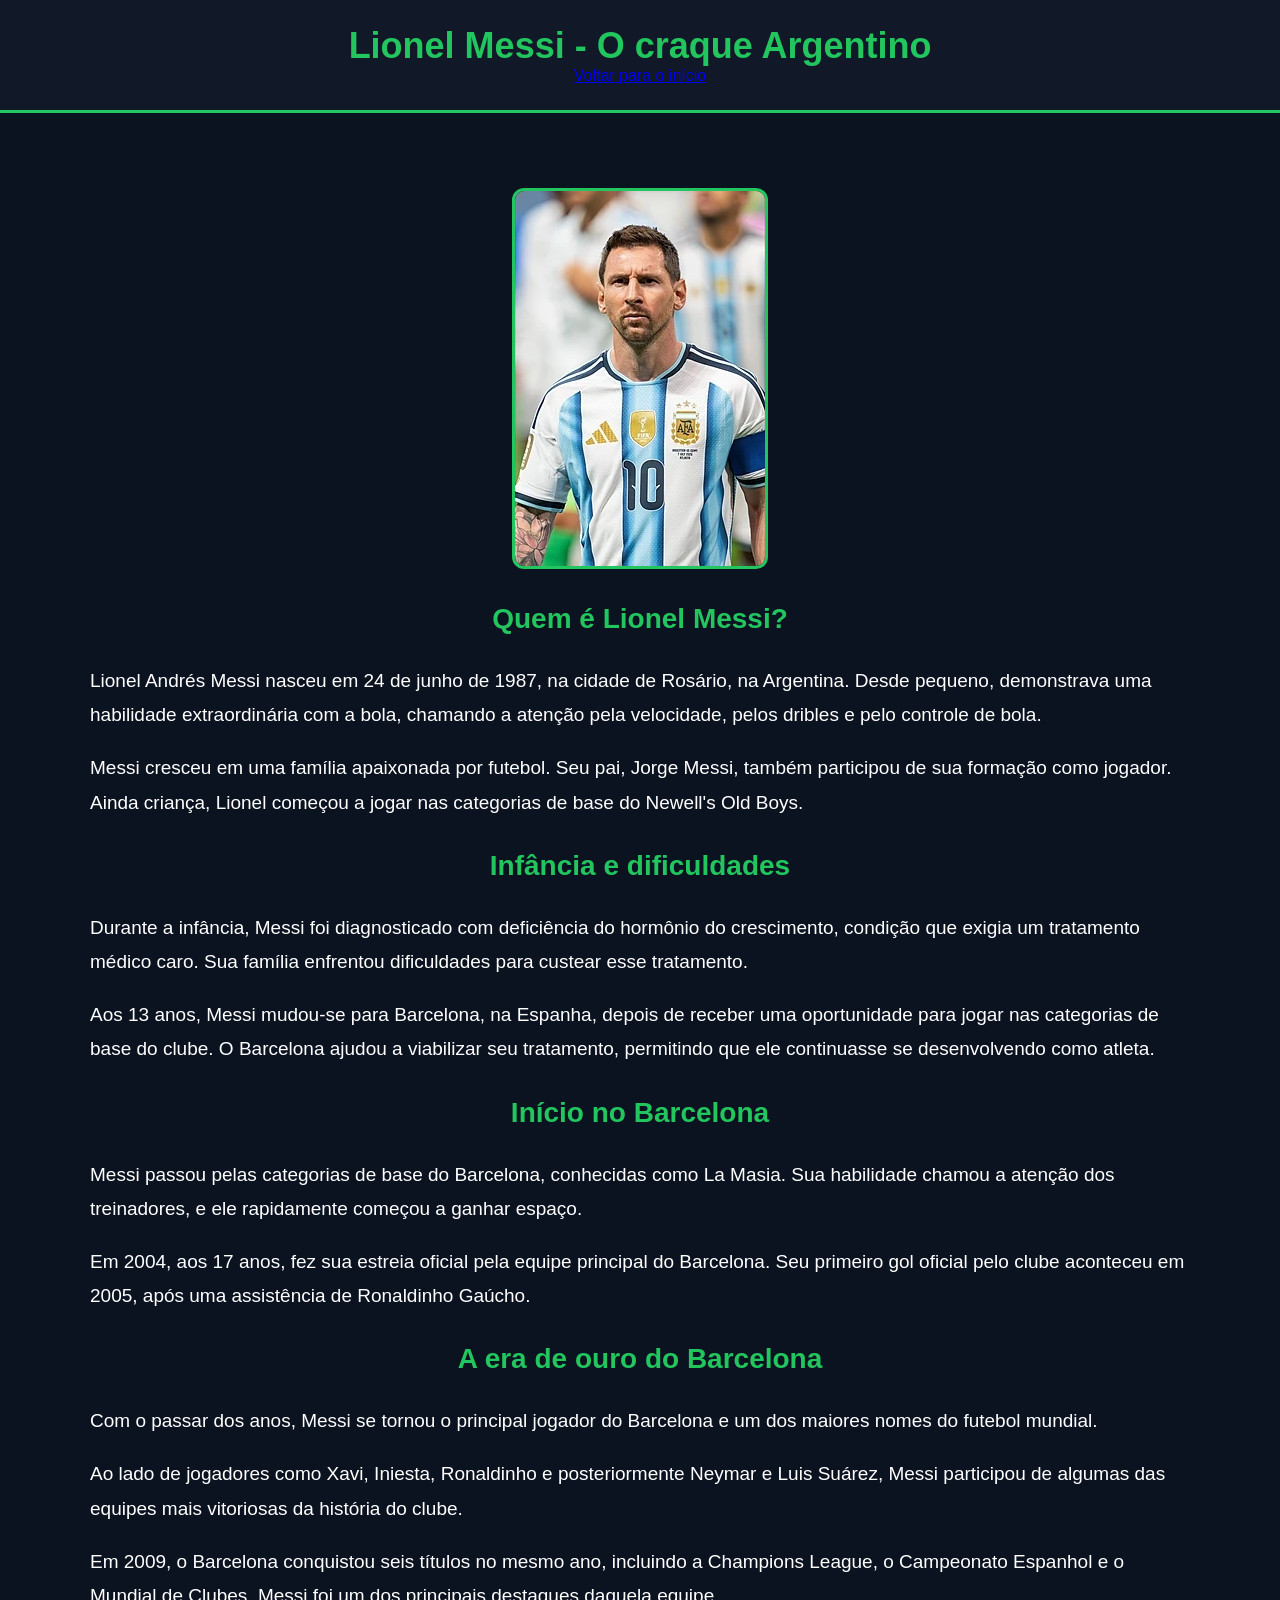
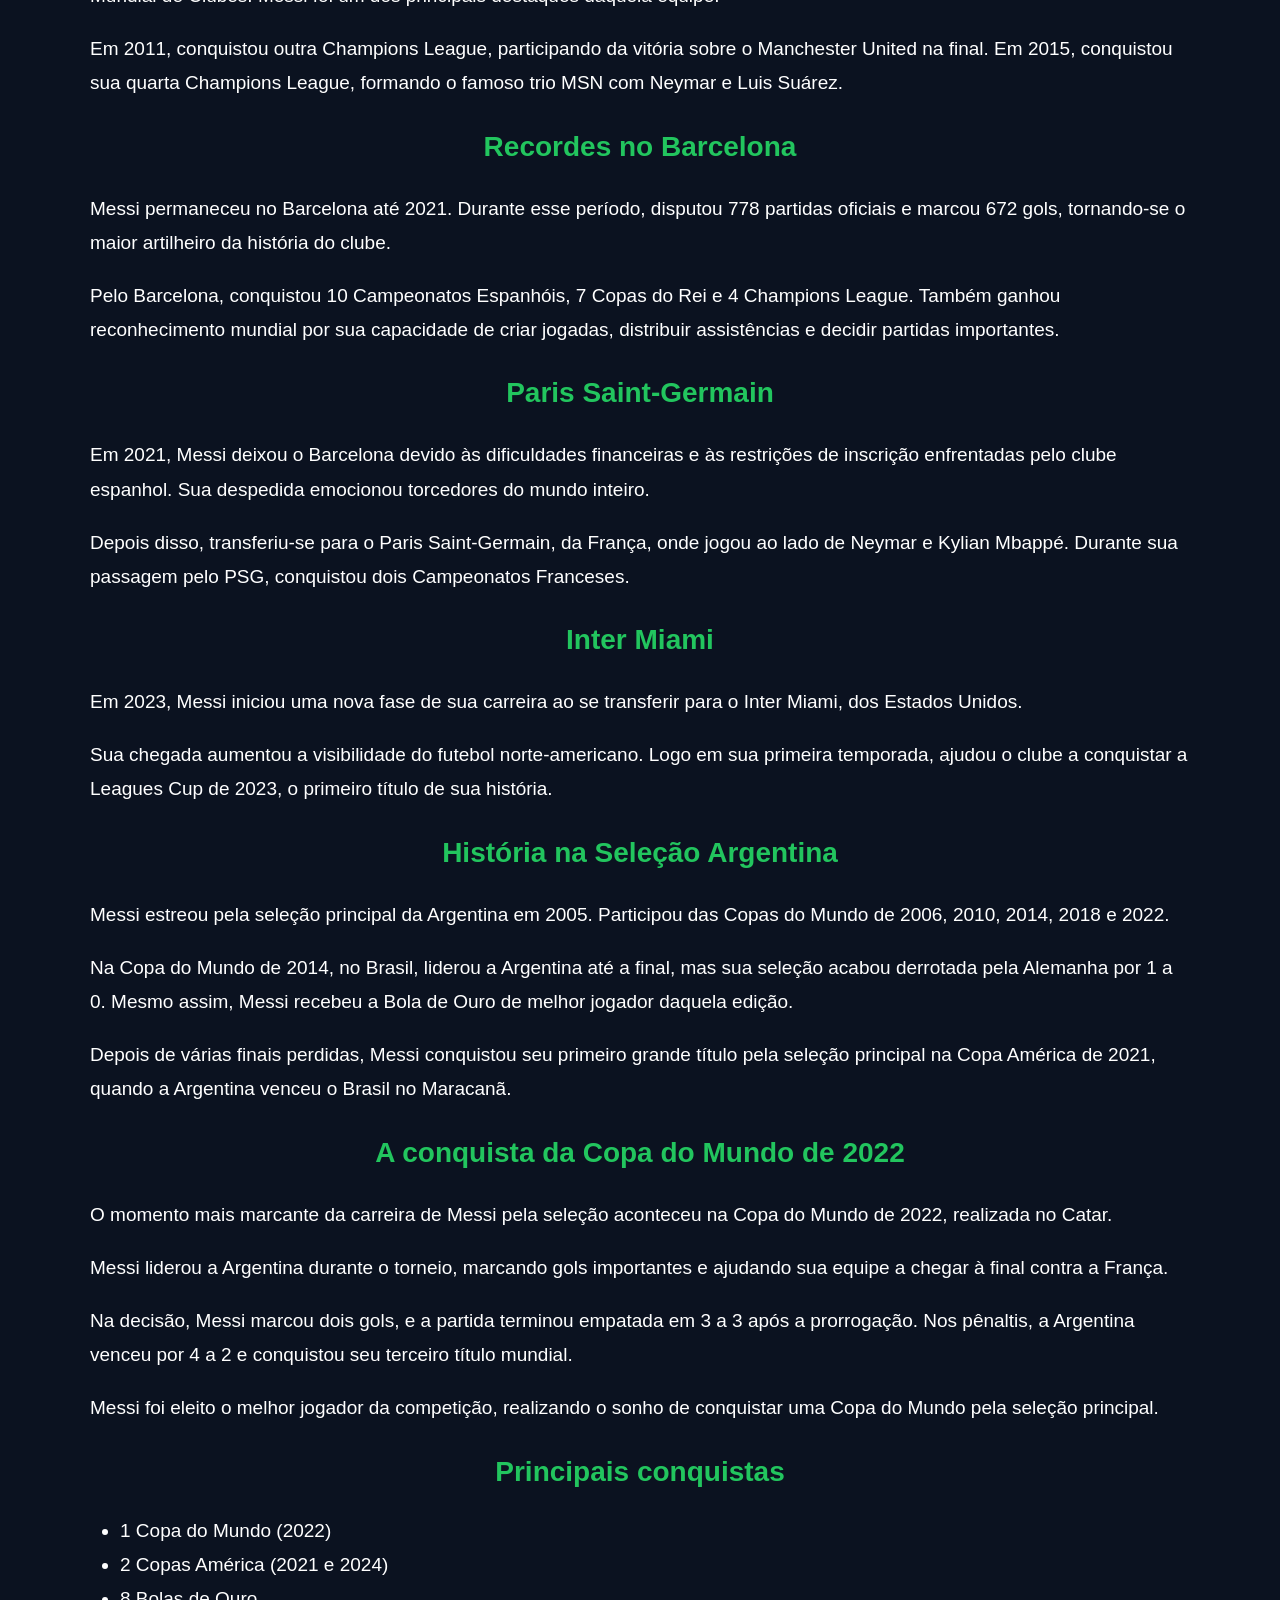
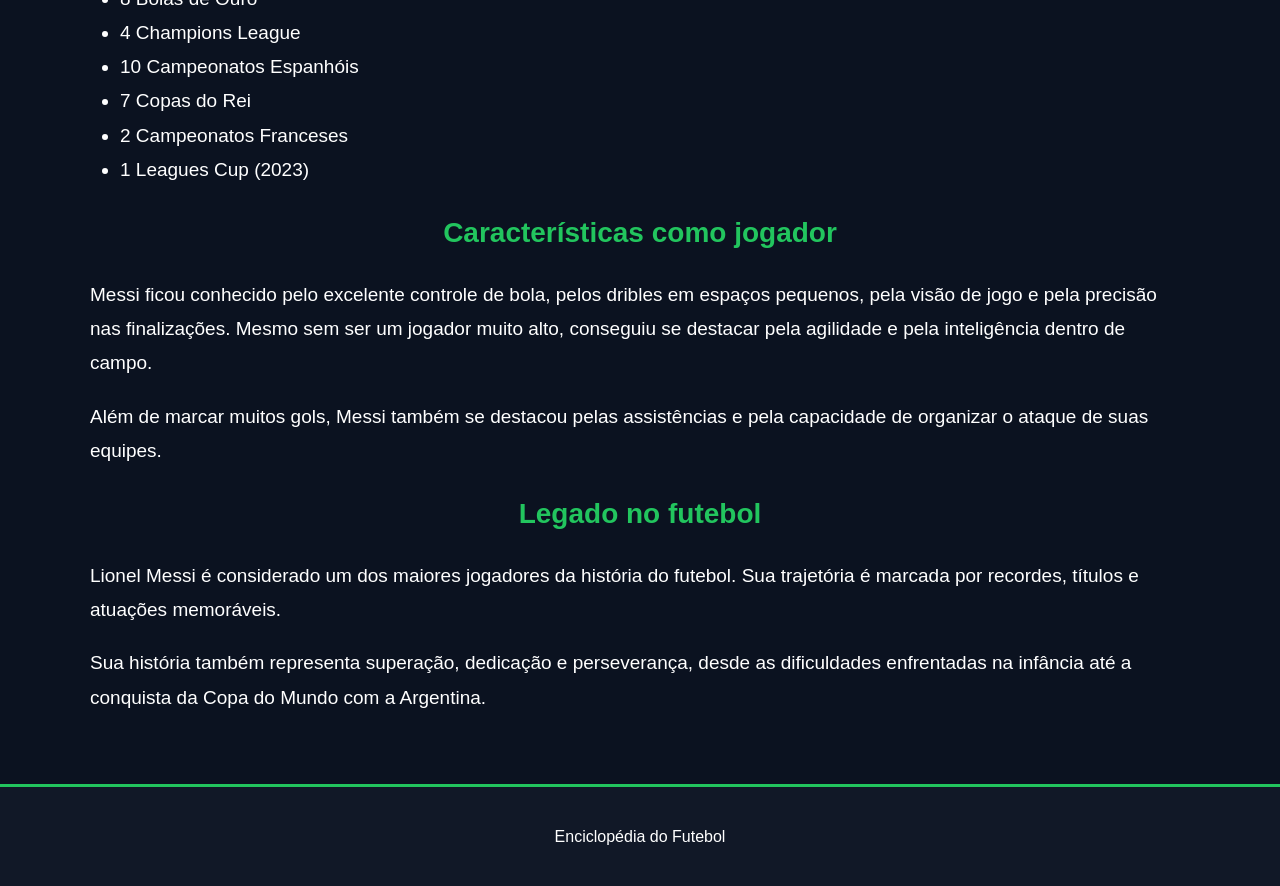
<file: messi.html>
<!DOCTYPE html>
<html lang="pt-br">
<head>
    <meta charset="UTF-8">
    <meta name="viewport" content="width=device-width, initial-scale=1.0">
    <title>Messi - História e Carreira</title>
    <link rel="stylesheet" href="style.css">
</head>
<body>

    <header>
        <h1>Lionel Messi - O craque Argentino</h1>
        <a href="index.html">Voltar para o início</a>
    </header>


         <main class="biografia">
            <div class="foto-biografia">
    <img src="imagens/Lionel_Messi_Argentina_v_Egypt_7_July_2026-112(cropped).jpg.webp" alt="Foto do Messi">
</div>
    <h2>Quem é Lionel Messi?</h2>

<p>
    Lionel Andrés Messi nasceu em 24 de junho de 1987,
    na cidade de Rosário, na Argentina. Desde pequeno,
    demonstrava uma habilidade extraordinária com a bola,
    chamando a atenção pela velocidade, pelos dribles
    e pelo controle de bola.
</p>

<p>
    Messi cresceu em uma família apaixonada por futebol.
    Seu pai, Jorge Messi, também participou de sua formação
    como jogador. Ainda criança, Lionel começou a jogar
    nas categorias de base do Newell's Old Boys.
</p>

<h2>Infância e dificuldades</h2>

<p>
    Durante a infância, Messi foi diagnosticado com
    deficiência do hormônio do crescimento, condição
    que exigia um tratamento médico caro.
    Sua família enfrentou dificuldades para custear
    esse tratamento.
</p>

<p>
    Aos 13 anos, Messi mudou-se para Barcelona,
    na Espanha, depois de receber uma oportunidade
    para jogar nas categorias de base do clube.
    O Barcelona ajudou a viabilizar seu tratamento,
    permitindo que ele continuasse se desenvolvendo
    como atleta.
</p>

<h2>Início no Barcelona</h2>

<p>
    Messi passou pelas categorias de base do Barcelona,
    conhecidas como La Masia. Sua habilidade chamou
    a atenção dos treinadores, e ele rapidamente
    começou a ganhar espaço.
</p>

<p>
    Em 2004, aos 17 anos, fez sua estreia oficial
    pela equipe principal do Barcelona.
    Seu primeiro gol oficial pelo clube aconteceu
    em 2005, após uma assistência de Ronaldinho Gaúcho.
</p>

<h2>A era de ouro do Barcelona</h2>

<p>
    Com o passar dos anos, Messi se tornou o principal
    jogador do Barcelona e um dos maiores nomes
    do futebol mundial.
</p>

<p>
    Ao lado de jogadores como Xavi, Iniesta,
    Ronaldinho e posteriormente Neymar e Luis Suárez,
    Messi participou de algumas das equipes mais
    vitoriosas da história do clube.
</p>

<p>
    Em 2009, o Barcelona conquistou seis títulos
    no mesmo ano, incluindo a Champions League,
    o Campeonato Espanhol e o Mundial de Clubes.
    Messi foi um dos principais destaques daquela equipe.
</p>

<p>
    Em 2011, conquistou outra Champions League,
    participando da vitória sobre o Manchester United
    na final. Em 2015, conquistou sua quarta Champions
    League, formando o famoso trio MSN com Neymar
    e Luis Suárez.
</p>

<h2>Recordes no Barcelona</h2>

<p>
    Messi permaneceu no Barcelona até 2021.
    Durante esse período, disputou 778 partidas
    oficiais e marcou 672 gols, tornando-se
    o maior artilheiro da história do clube.
</p>

<p>
    Pelo Barcelona, conquistou 10 Campeonatos Espanhóis,
    7 Copas do Rei e 4 Champions League.
    Também ganhou reconhecimento mundial por sua
    capacidade de criar jogadas, distribuir assistências
    e decidir partidas importantes.
</p>

<h2>Paris Saint-Germain</h2>

<p>
    Em 2021, Messi deixou o Barcelona devido
    às dificuldades financeiras e às restrições
    de inscrição enfrentadas pelo clube espanhol.
    Sua despedida emocionou torcedores do mundo inteiro.
</p>

<p>
    Depois disso, transferiu-se para o Paris Saint-Germain,
    da França, onde jogou ao lado de Neymar e Kylian Mbappé.
    Durante sua passagem pelo PSG, conquistou dois
    Campeonatos Franceses.
</p>

<h2>Inter Miami</h2>

<p>
    Em 2023, Messi iniciou uma nova fase de sua carreira
    ao se transferir para o Inter Miami,
    dos Estados Unidos.
</p>

<p>
    Sua chegada aumentou a visibilidade do futebol
    norte-americano. Logo em sua primeira temporada,
    ajudou o clube a conquistar a Leagues Cup de 2023,
    o primeiro título de sua história.
</p>

<h2>História na Seleção Argentina</h2>

<p>
    Messi estreou pela seleção principal da Argentina
    em 2005. Participou das Copas do Mundo de
    2006, 2010, 2014, 2018 e 2022.
</p>

<p>
    Na Copa do Mundo de 2014, no Brasil,
    liderou a Argentina até a final, mas sua seleção
    acabou derrotada pela Alemanha por 1 a 0.
    Mesmo assim, Messi recebeu a Bola de Ouro
    de melhor jogador daquela edição.
</p>

<p>
    Depois de várias finais perdidas, Messi conquistou
    seu primeiro grande título pela seleção principal
    na Copa América de 2021, quando a Argentina
    venceu o Brasil no Maracanã.
</p>

<h2>A conquista da Copa do Mundo de 2022</h2>

<p>
    O momento mais marcante da carreira de Messi
    pela seleção aconteceu na Copa do Mundo de 2022,
    realizada no Catar.
</p>

<p>
    Messi liderou a Argentina durante o torneio,
    marcando gols importantes e ajudando sua equipe
    a chegar à final contra a França.
</p>

<p>
    Na decisão, Messi marcou dois gols, e a partida
    terminou empatada em 3 a 3 após a prorrogação.
    Nos pênaltis, a Argentina venceu por 4 a 2
    e conquistou seu terceiro título mundial.
</p>

<p>
    Messi foi eleito o melhor jogador da competição,
    realizando o sonho de conquistar uma Copa do Mundo
    pela seleção principal.
</p>

<h2>Principais conquistas</h2>

<ul>
    <li>1 Copa do Mundo (2022)</li>
    <li>2 Copas América (2021 e 2024)</li>
    <li>8 Bolas de Ouro</li>
    <li>4 Champions League</li>
    <li>10 Campeonatos Espanhóis</li>
    <li>7 Copas do Rei</li>
    <li>2 Campeonatos Franceses</li>
    <li>1 Leagues Cup (2023)</li>
</ul>

<h2>Características como jogador</h2>

<p>
    Messi ficou conhecido pelo excelente controle
    de bola, pelos dribles em espaços pequenos,
    pela visão de jogo e pela precisão nas finalizações.
    Mesmo sem ser um jogador muito alto,
    conseguiu se destacar pela agilidade
    e pela inteligência dentro de campo.
</p>

<p>
    Além de marcar muitos gols, Messi também
    se destacou pelas assistências e pela capacidade
    de organizar o ataque de suas equipes.
</p>

<h2>Legado no futebol</h2>

<p>
    Lionel Messi é considerado um dos maiores
    jogadores da história do futebol.
    Sua trajetória é marcada por recordes,
    títulos e atuações memoráveis.
</p>

<p>
    Sua história também representa superação,
    dedicação e perseverança, desde as dificuldades
    enfrentadas na infância até a conquista
    da Copa do Mundo com a Argentina.
</p>



    
</main>

    </main>

    <footer>
        <p>Enciclopédia do Futebol</p>
    </footer>

</body>
</html>
</file>
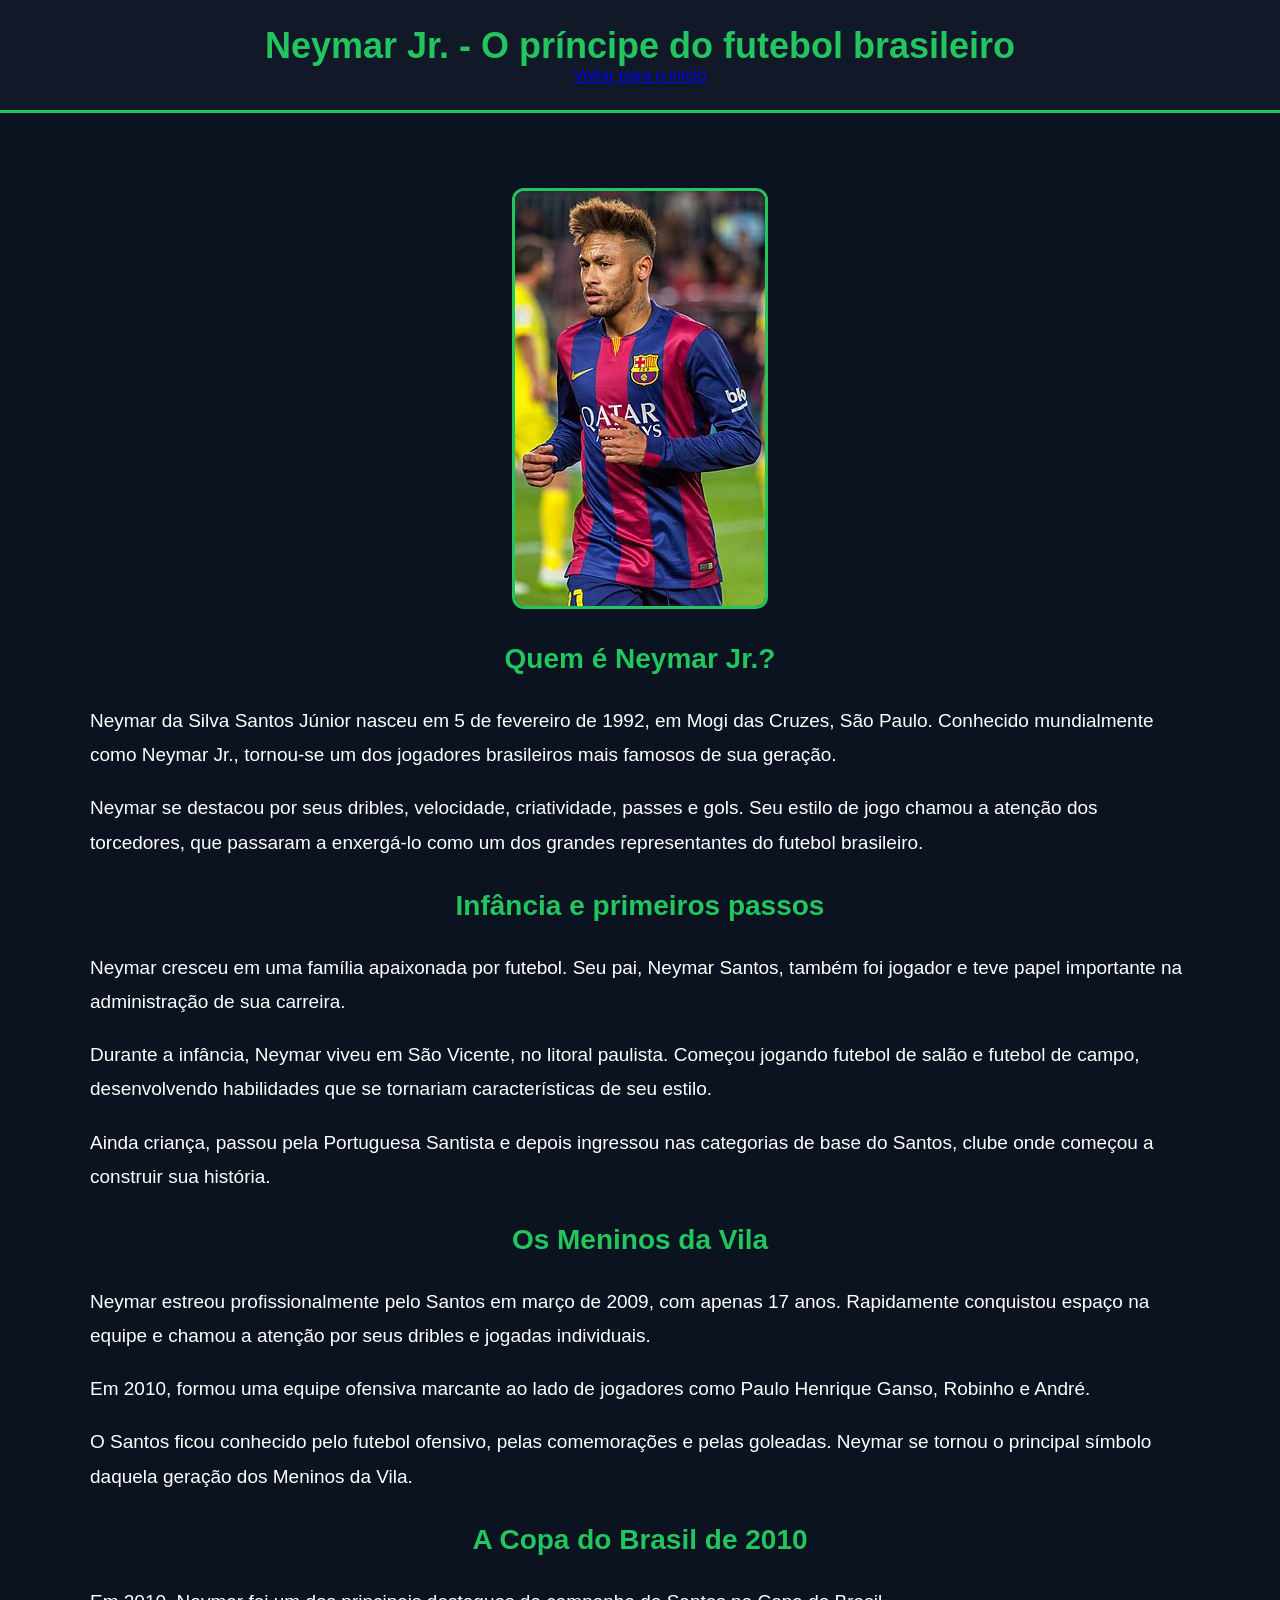
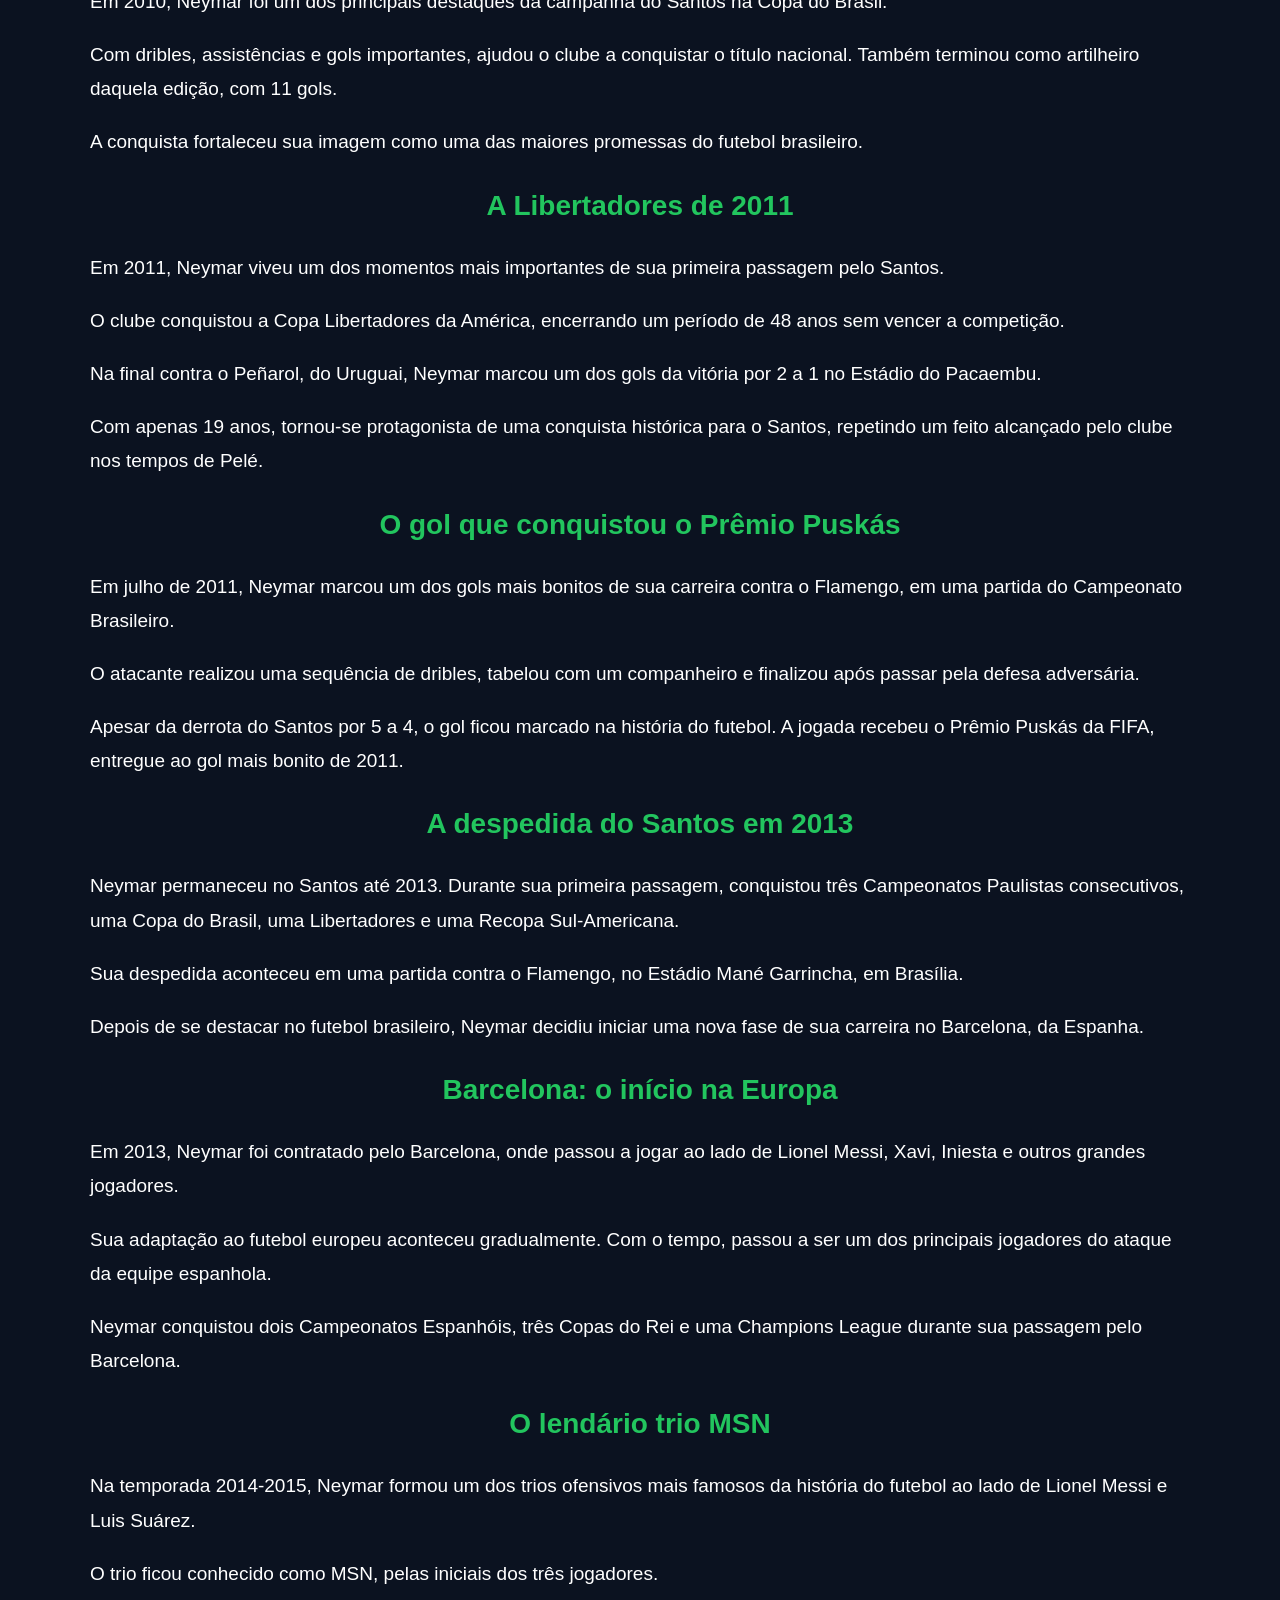
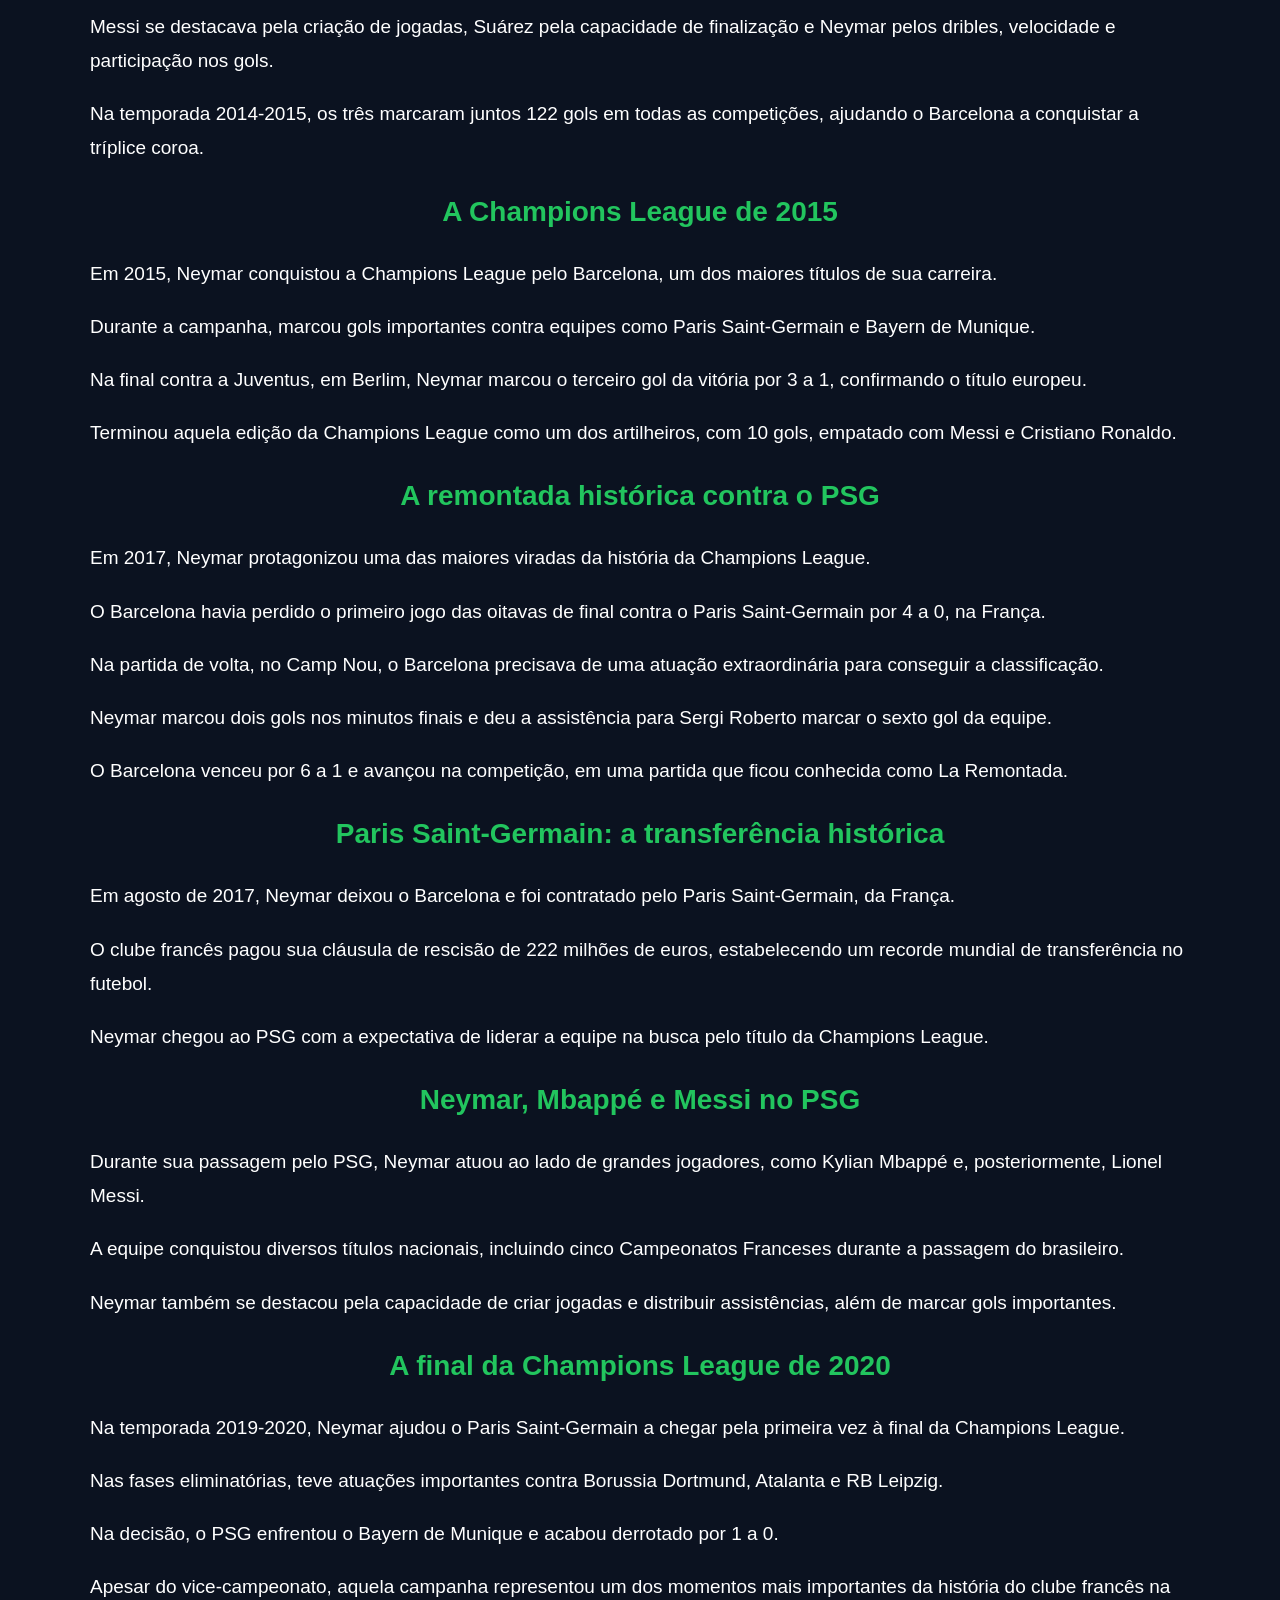
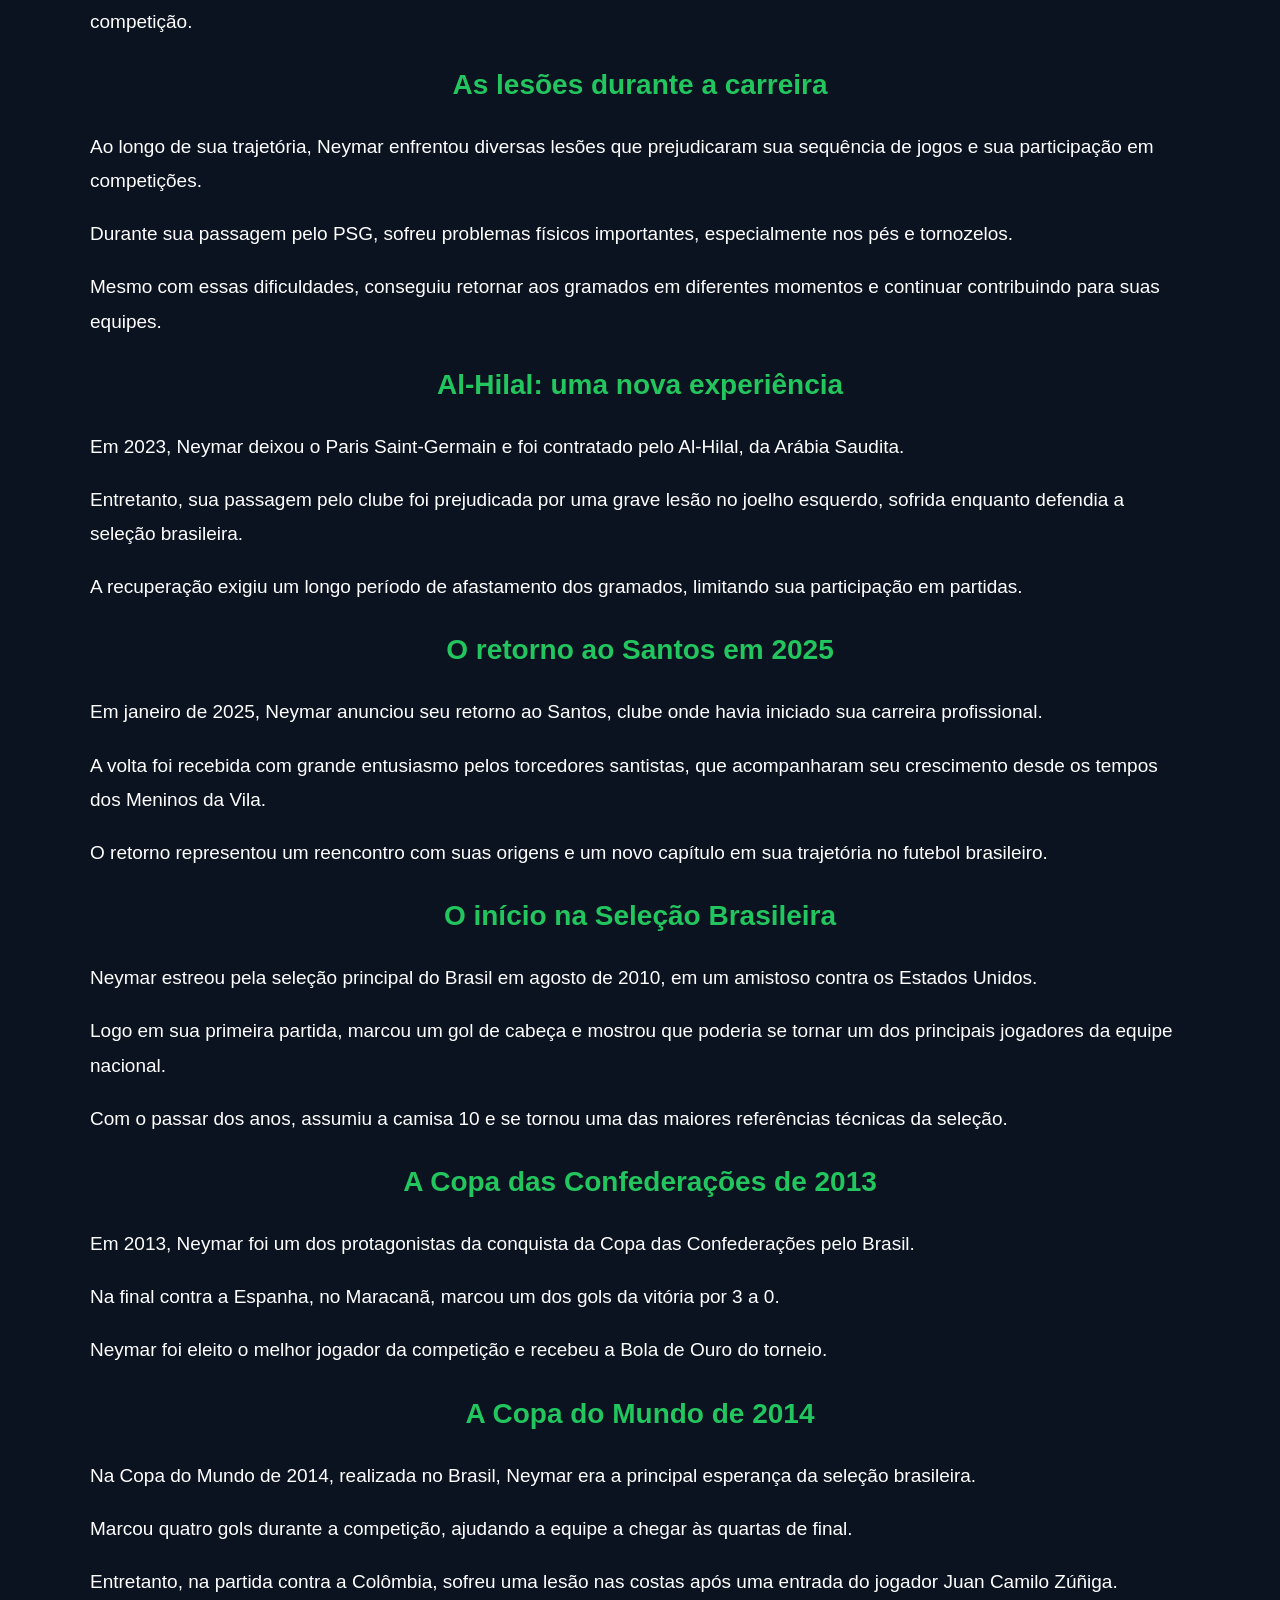
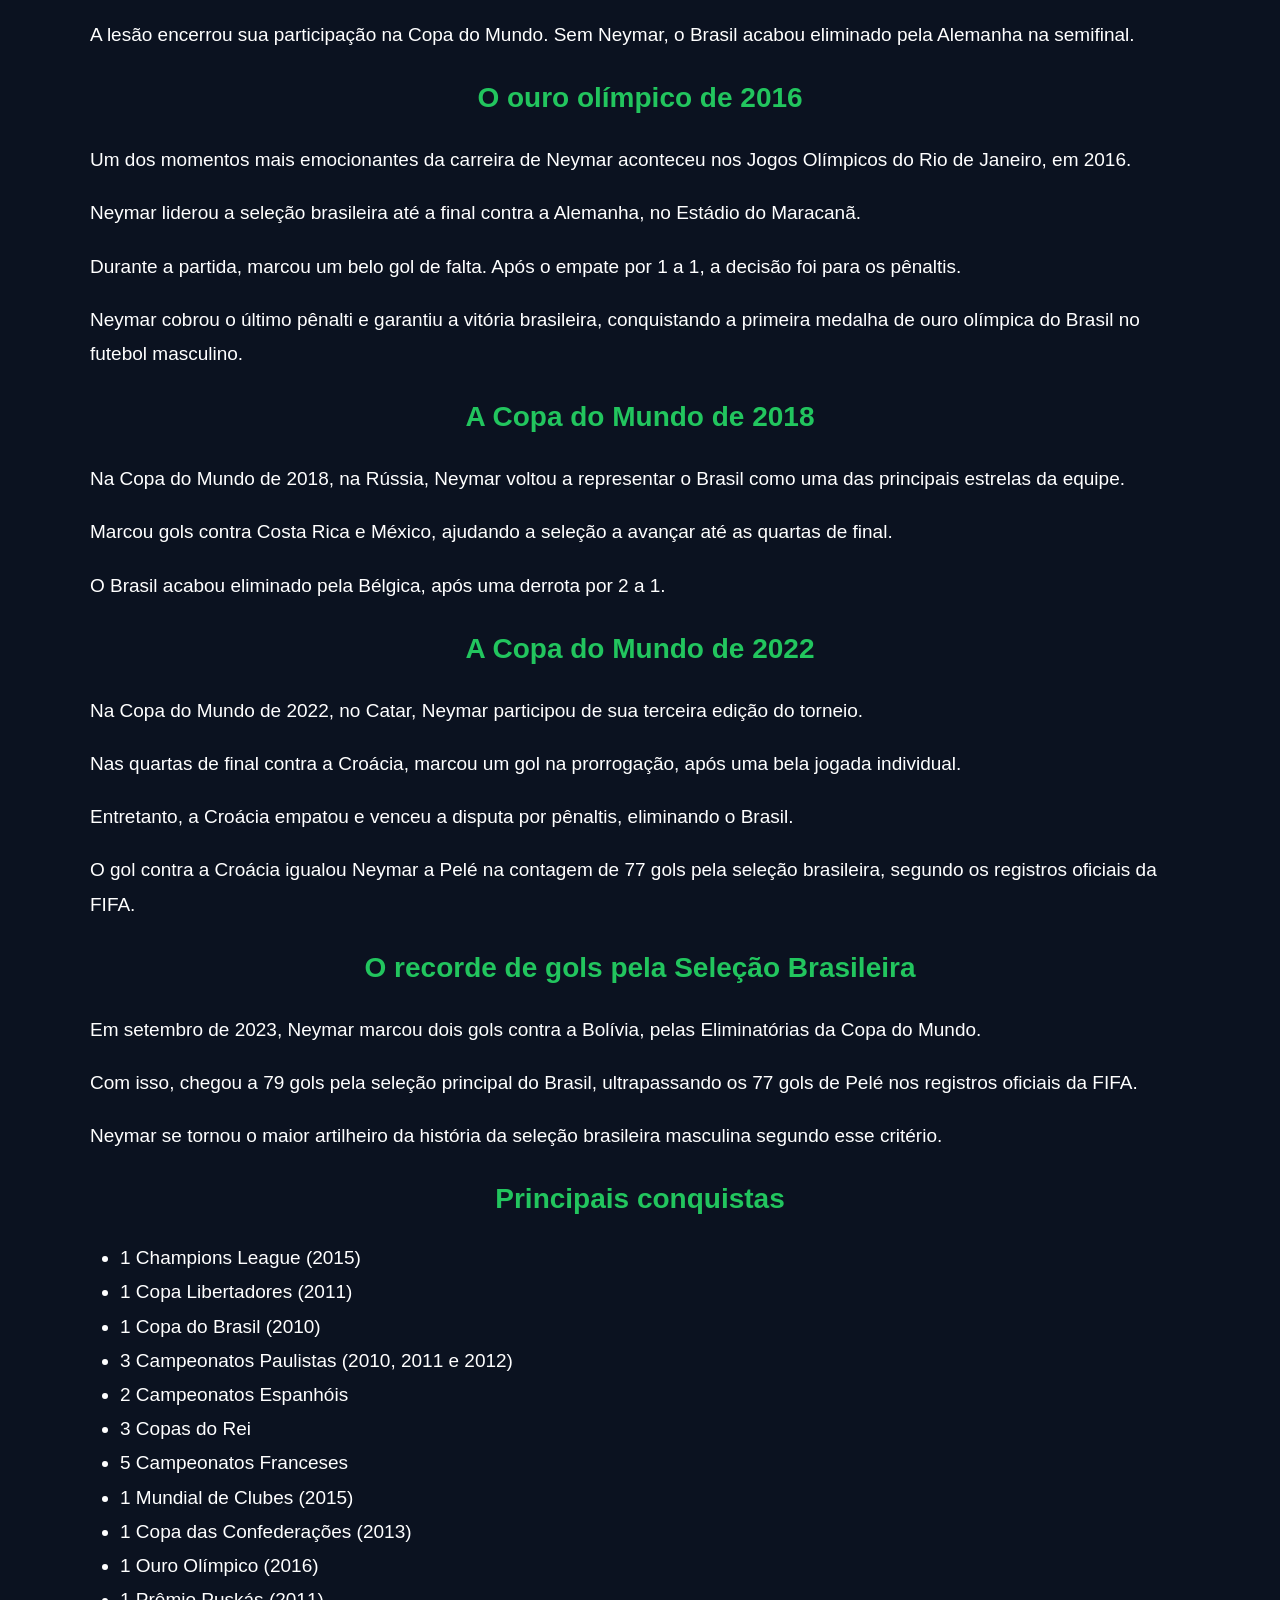
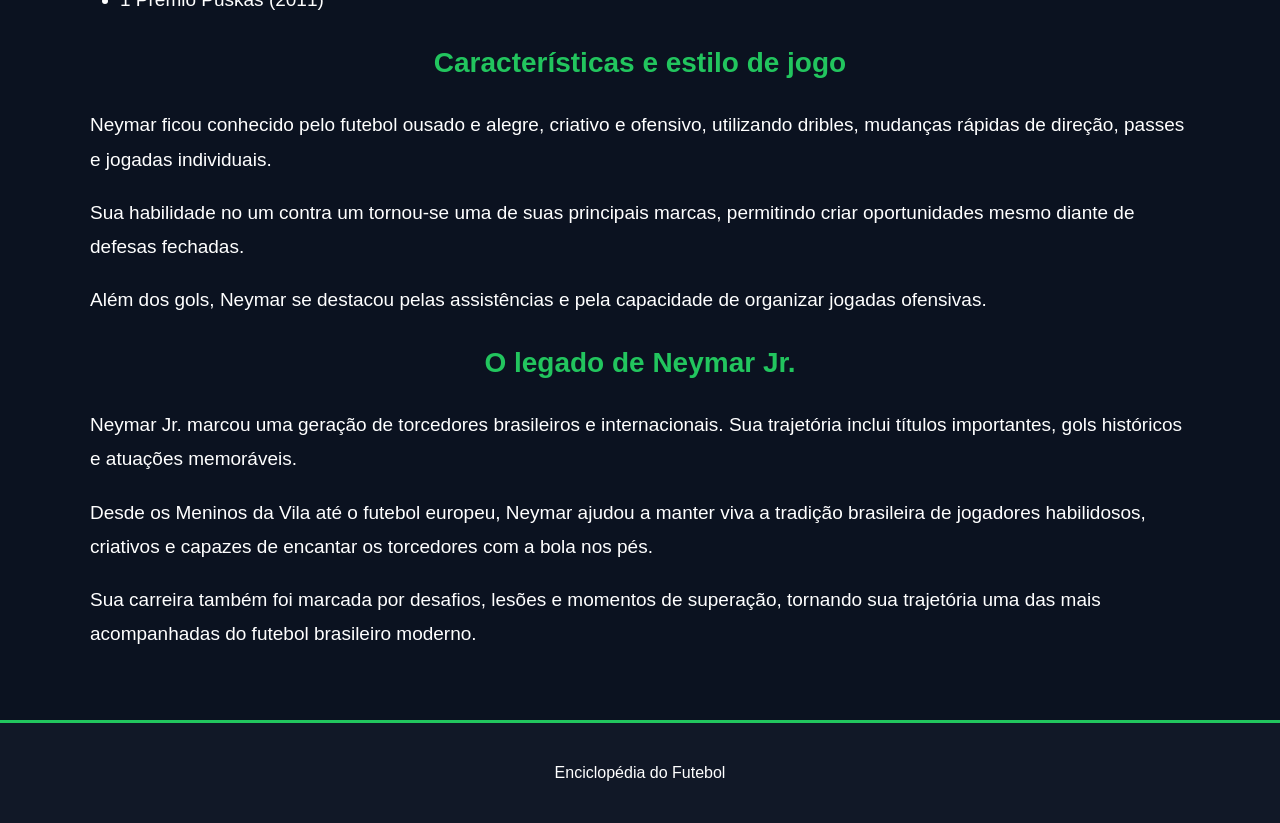
<file: neymar.html>
<!DOCTYPE html>
<html lang="pt-br">
<head>
    <meta charset="UTF-8">
    <meta name="viewport" content="width=device-width, initial-scale=1.0">
    <title>Neymar Jr. - História e Carreira</title>
    <link rel="stylesheet" href="style.css">
</head>
<body>

    <header>
        <h1>Neymar Jr. - O príncipe do futebol brasileiro</h1>
        <a href="index.html">Voltar para o início</a>
    </header>


         <main class="biografia">
            <div class="foto-biografia">
    <img src="imagens/Neymar_(cropped).jpg" alt="Foto do Neymar Jr.">
</div>
    



<h2>Quem é Neymar Jr.?</h2>

<p>
    Neymar da Silva Santos Júnior nasceu em 5 de fevereiro
    de 1992, em Mogi das Cruzes, São Paulo. Conhecido
    mundialmente como Neymar Jr., tornou-se um dos
    jogadores brasileiros mais famosos de sua geração.
</p>

<p>
    Neymar se destacou por seus dribles, velocidade,
    criatividade, passes e gols. Seu estilo de jogo
    chamou a atenção dos torcedores, que passaram
    a enxergá-lo como um dos grandes representantes
    do futebol brasileiro.
</p>

<h2>Infância e primeiros passos</h2>

<p>
    Neymar cresceu em uma família apaixonada por futebol.
    Seu pai, Neymar Santos, também foi jogador e teve
    papel importante na administração de sua carreira.
</p>

<p>
    Durante a infância, Neymar viveu em São Vicente,
    no litoral paulista. Começou jogando futebol de salão
    e futebol de campo, desenvolvendo habilidades
    que se tornariam características de seu estilo.
</p>

<p>
    Ainda criança, passou pela Portuguesa Santista
    e depois ingressou nas categorias de base do Santos,
    clube onde começou a construir sua história.
</p>

<h2>Os Meninos da Vila</h2>

<p>
    Neymar estreou profissionalmente pelo Santos
    em março de 2009, com apenas 17 anos.
    Rapidamente conquistou espaço na equipe
    e chamou a atenção por seus dribles
    e jogadas individuais.
</p>

<p>
    Em 2010, formou uma equipe ofensiva marcante
    ao lado de jogadores como Paulo Henrique Ganso,
    Robinho e André.
</p>

<p>
    O Santos ficou conhecido pelo futebol ofensivo,
    pelas comemorações e pelas goleadas.
    Neymar se tornou o principal símbolo
    daquela geração dos Meninos da Vila.
</p>

<h2>A Copa do Brasil de 2010</h2>

<p>
    Em 2010, Neymar foi um dos principais destaques
    da campanha do Santos na Copa do Brasil.
</p>

<p>
    Com dribles, assistências e gols importantes,
    ajudou o clube a conquistar o título nacional.
    Também terminou como artilheiro daquela edição,
    com 11 gols.
</p>

<p>
    A conquista fortaleceu sua imagem como
    uma das maiores promessas do futebol brasileiro.
</p>

<h2>A Libertadores de 2011</h2>

<p>
    Em 2011, Neymar viveu um dos momentos mais
    importantes de sua primeira passagem pelo Santos.
</p>

<p>
    O clube conquistou a Copa Libertadores da América,
    encerrando um período de 48 anos sem vencer
    a competição.
</p>

<p>
    Na final contra o Peñarol, do Uruguai,
    Neymar marcou um dos gols da vitória por 2 a 1
    no Estádio do Pacaembu.
</p>

<p>
    Com apenas 19 anos, tornou-se protagonista
    de uma conquista histórica para o Santos,
    repetindo um feito alcançado pelo clube
    nos tempos de Pelé.
</p>

<h2>O gol que conquistou o Prêmio Puskás</h2>

<p>
    Em julho de 2011, Neymar marcou um dos gols
    mais bonitos de sua carreira contra o Flamengo,
    em uma partida do Campeonato Brasileiro.
</p>

<p>
    O atacante realizou uma sequência de dribles,
    tabelou com um companheiro e finalizou
    após passar pela defesa adversária.
</p>

<p>
    Apesar da derrota do Santos por 5 a 4,
    o gol ficou marcado na história do futebol.
    A jogada recebeu o Prêmio Puskás da FIFA,
    entregue ao gol mais bonito de 2011.
</p>

<h2>A despedida do Santos em 2013</h2>

<p>
    Neymar permaneceu no Santos até 2013.
    Durante sua primeira passagem, conquistou
    três Campeonatos Paulistas consecutivos,
    uma Copa do Brasil, uma Libertadores
    e uma Recopa Sul-Americana.
</p>

<p>
    Sua despedida aconteceu em uma partida
    contra o Flamengo, no Estádio Mané Garrincha,
    em Brasília.
</p>

<p>
    Depois de se destacar no futebol brasileiro,
    Neymar decidiu iniciar uma nova fase
    de sua carreira no Barcelona, da Espanha.
</p>

<h2>Barcelona: o início na Europa</h2>

<p>
    Em 2013, Neymar foi contratado pelo Barcelona,
    onde passou a jogar ao lado de Lionel Messi,
    Xavi, Iniesta e outros grandes jogadores.
</p>

<p>
    Sua adaptação ao futebol europeu aconteceu
    gradualmente. Com o tempo, passou a ser
    um dos principais jogadores do ataque
    da equipe espanhola.
</p>

<p>
    Neymar conquistou dois Campeonatos Espanhóis,
    três Copas do Rei e uma Champions League
    durante sua passagem pelo Barcelona.
</p>

<h2>O lendário trio MSN</h2>

<p>
    Na temporada 2014-2015, Neymar formou
    um dos trios ofensivos mais famosos
    da história do futebol ao lado
    de Lionel Messi e Luis Suárez.
</p>

<p>
    O trio ficou conhecido como MSN,
    pelas iniciais dos três jogadores.
</p>

<p>
    Messi se destacava pela criação de jogadas,
    Suárez pela capacidade de finalização
    e Neymar pelos dribles, velocidade
    e participação nos gols.
</p>

<p>
    Na temporada 2014-2015, os três marcaram
    juntos 122 gols em todas as competições,
    ajudando o Barcelona a conquistar
    a tríplice coroa.
</p>

<h2>A Champions League de 2015</h2>

<p>
    Em 2015, Neymar conquistou a Champions League
    pelo Barcelona, um dos maiores títulos
    de sua carreira.
</p>

<p>
    Durante a campanha, marcou gols importantes
    contra equipes como Paris Saint-Germain
    e Bayern de Munique.
</p>

<p>
    Na final contra a Juventus, em Berlim,
    Neymar marcou o terceiro gol da vitória
    por 3 a 1, confirmando o título europeu.
</p>

<p>
    Terminou aquela edição da Champions League
    como um dos artilheiros, com 10 gols,
    empatado com Messi e Cristiano Ronaldo.
</p>

<h2>A remontada histórica contra o PSG</h2>

<p>
    Em 2017, Neymar protagonizou uma das maiores
    viradas da história da Champions League.
</p>

<p>
    O Barcelona havia perdido o primeiro jogo
    das oitavas de final contra o Paris Saint-Germain
    por 4 a 0, na França.
</p>

<p>
    Na partida de volta, no Camp Nou,
    o Barcelona precisava de uma atuação
    extraordinária para conseguir a classificação.
</p>

<p>
    Neymar marcou dois gols nos minutos finais
    e deu a assistência para Sergi Roberto
    marcar o sexto gol da equipe.
</p>

<p>
    O Barcelona venceu por 6 a 1 e avançou
    na competição, em uma partida que ficou
    conhecida como La Remontada.
</p>

<h2>Paris Saint-Germain: a transferência histórica</h2>

<p>
    Em agosto de 2017, Neymar deixou o Barcelona
    e foi contratado pelo Paris Saint-Germain,
    da França.
</p>

<p>
    O clube francês pagou sua cláusula de rescisão
    de 222 milhões de euros, estabelecendo
    um recorde mundial de transferência
    no futebol.
</p>

<p>
    Neymar chegou ao PSG com a expectativa
    de liderar a equipe na busca pelo título
    da Champions League.
</p>

<h2>Neymar, Mbappé e Messi no PSG</h2>

<p>
    Durante sua passagem pelo PSG, Neymar
    atuou ao lado de grandes jogadores,
    como Kylian Mbappé e, posteriormente,
    Lionel Messi.
</p>

<p>
    A equipe conquistou diversos títulos
    nacionais, incluindo cinco Campeonatos
    Franceses durante a passagem do brasileiro.
</p>

<p>
    Neymar também se destacou pela capacidade
    de criar jogadas e distribuir assistências,
    além de marcar gols importantes.
</p>

<h2>A final da Champions League de 2020</h2>

<p>
    Na temporada 2019-2020, Neymar ajudou
    o Paris Saint-Germain a chegar pela
    primeira vez à final da Champions League.
</p>

<p>
    Nas fases eliminatórias, teve atuações
    importantes contra Borussia Dortmund,
    Atalanta e RB Leipzig.
</p>

<p>
    Na decisão, o PSG enfrentou o Bayern
    de Munique e acabou derrotado por 1 a 0.
</p>

<p>
    Apesar do vice-campeonato, aquela campanha
    representou um dos momentos mais importantes
    da história do clube francês na competição.
</p>

<h2>As lesões durante a carreira</h2>

<p>
    Ao longo de sua trajetória, Neymar enfrentou
    diversas lesões que prejudicaram sua sequência
    de jogos e sua participação em competições.
</p>

<p>
    Durante sua passagem pelo PSG, sofreu
    problemas físicos importantes, especialmente
    nos pés e tornozelos.
</p>

<p>
    Mesmo com essas dificuldades, conseguiu
    retornar aos gramados em diferentes momentos
    e continuar contribuindo para suas equipes.
</p>

<h2>Al-Hilal: uma nova experiência</h2>

<p>
    Em 2023, Neymar deixou o Paris Saint-Germain
    e foi contratado pelo Al-Hilal,
    da Arábia Saudita.
</p>

<p>
    Entretanto, sua passagem pelo clube
    foi prejudicada por uma grave lesão
    no joelho esquerdo, sofrida enquanto
    defendia a seleção brasileira.
</p>

<p>
    A recuperação exigiu um longo período
    de afastamento dos gramados,
    limitando sua participação em partidas.
</p>

<h2>O retorno ao Santos em 2025</h2>

<p>
    Em janeiro de 2025, Neymar anunciou
    seu retorno ao Santos, clube onde
    havia iniciado sua carreira profissional.
</p>

<p>
    A volta foi recebida com grande entusiasmo
    pelos torcedores santistas, que acompanharam
    seu crescimento desde os tempos
    dos Meninos da Vila.
</p>

<p>
    O retorno representou um reencontro
    com suas origens e um novo capítulo
    em sua trajetória no futebol brasileiro.
</p>

<h2>O início na Seleção Brasileira</h2>

<p>
    Neymar estreou pela seleção principal
    do Brasil em agosto de 2010,
    em um amistoso contra os Estados Unidos.
</p>

<p>
    Logo em sua primeira partida,
    marcou um gol de cabeça e mostrou
    que poderia se tornar um dos principais
    jogadores da equipe nacional.
</p>

<p>
    Com o passar dos anos, assumiu
    a camisa 10 e se tornou uma das
    maiores referências técnicas da seleção.
</p>

<h2>A Copa das Confederações de 2013</h2>

<p>
    Em 2013, Neymar foi um dos protagonistas
    da conquista da Copa das Confederações
    pelo Brasil.
</p>

<p>
    Na final contra a Espanha, no Maracanã,
    marcou um dos gols da vitória por 3 a 0.
</p>

<p>
    Neymar foi eleito o melhor jogador
    da competição e recebeu a Bola de Ouro
    do torneio.
</p>

<h2>A Copa do Mundo de 2014</h2>

<p>
    Na Copa do Mundo de 2014, realizada no Brasil,
    Neymar era a principal esperança
    da seleção brasileira.
</p>

<p>
    Marcou quatro gols durante a competição,
    ajudando a equipe a chegar às quartas de final.
</p>

<p>
    Entretanto, na partida contra a Colômbia,
    sofreu uma lesão nas costas após uma entrada
    do jogador Juan Camilo Zúñiga.
</p>

<p>
    A lesão encerrou sua participação
    na Copa do Mundo. Sem Neymar,
    o Brasil acabou eliminado pela Alemanha
    na semifinal.
</p>

<h2>O ouro olímpico de 2016</h2>

<p>
    Um dos momentos mais emocionantes
    da carreira de Neymar aconteceu
    nos Jogos Olímpicos do Rio de Janeiro,
    em 2016.
</p>

<p>
    Neymar liderou a seleção brasileira
    até a final contra a Alemanha,
    no Estádio do Maracanã.
</p>

<p>
    Durante a partida, marcou um belo gol
    de falta. Após o empate por 1 a 1,
    a decisão foi para os pênaltis.
</p>

<p>
    Neymar cobrou o último pênalti
    e garantiu a vitória brasileira,
    conquistando a primeira medalha
    de ouro olímpica do Brasil
    no futebol masculino.
</p>

<h2>A Copa do Mundo de 2018</h2>

<p>
    Na Copa do Mundo de 2018, na Rússia,
    Neymar voltou a representar o Brasil
    como uma das principais estrelas da equipe.
</p>

<p>
    Marcou gols contra Costa Rica e México,
    ajudando a seleção a avançar
    até as quartas de final.
</p>

<p>
    O Brasil acabou eliminado pela Bélgica,
    após uma derrota por 2 a 1.
</p>

<h2>A Copa do Mundo de 2022</h2>

<p>
    Na Copa do Mundo de 2022, no Catar,
    Neymar participou de sua terceira
    edição do torneio.
</p>

<p>
    Nas quartas de final contra a Croácia,
    marcou um gol na prorrogação,
    após uma bela jogada individual.
</p>

<p>
    Entretanto, a Croácia empatou
    e venceu a disputa por pênaltis,
    eliminando o Brasil.
</p>

<p>
    O gol contra a Croácia igualou
    Neymar a Pelé na contagem de 77 gols
    pela seleção brasileira, segundo
    os registros oficiais da FIFA.
</p>

<h2>O recorde de gols pela Seleção Brasileira</h2>

<p>
    Em setembro de 2023, Neymar marcou
    dois gols contra a Bolívia,
    pelas Eliminatórias da Copa do Mundo.
</p>

<p>
    Com isso, chegou a 79 gols
    pela seleção principal do Brasil,
    ultrapassando os 77 gols de Pelé
    nos registros oficiais da FIFA.
</p>

<p>
    Neymar se tornou o maior artilheiro
    da história da seleção brasileira
    masculina segundo esse critério.
</p>

<h2>Principais conquistas</h2>

<ul>
    <li>1 Champions League (2015)</li>
    <li>1 Copa Libertadores (2011)</li>
    <li>1 Copa do Brasil (2010)</li>
    <li>3 Campeonatos Paulistas (2010, 2011 e 2012)</li>
    <li>2 Campeonatos Espanhóis</li>
    <li>3 Copas do Rei</li>
    <li>5 Campeonatos Franceses</li>
    <li>1 Mundial de Clubes (2015)</li>
    <li>1 Copa das Confederações (2013)</li>
    <li>1 Ouro Olímpico (2016)</li>
    <li>1 Prêmio Puskás (2011)</li>
</ul>

<h2>Características e estilo de jogo</h2>

<p>
    Neymar ficou conhecido pelo futebol ousado e alegre,
    criativo e ofensivo, utilizando dribles,
    mudanças rápidas de direção,
    passes e jogadas individuais.
</p>

<p>
    Sua habilidade no um contra um
    tornou-se uma de suas principais marcas,
    permitindo criar oportunidades
    mesmo diante de defesas fechadas.
</p>

<p>
    Além dos gols, Neymar se destacou
    pelas assistências e pela capacidade
    de organizar jogadas ofensivas.
</p>

<h2>O legado de Neymar Jr.</h2>

<p>
    Neymar Jr. marcou uma geração
    de torcedores brasileiros e internacionais.
    Sua trajetória inclui títulos importantes,
    gols históricos e atuações memoráveis.
</p>

<p>
    Desde os Meninos da Vila até o futebol europeu,
    Neymar ajudou a manter viva a tradição
    brasileira de jogadores habilidosos,
    criativos e capazes de encantar
    os torcedores com a bola nos pés.
</p>

<p>
    Sua carreira também foi marcada
    por desafios, lesões e momentos
    de superação, tornando sua trajetória
    uma das mais acompanhadas
    do futebol brasileiro moderno.
</p>




    
</main>

    </main>

    <footer>
        <p>Enciclopédia do Futebol</p>
    </footer>

</body>
</html>
</file>
<file: style.css>
/* CONFIGURAÇÃO GERAL */
body {
    margin: 0;
    font-family: Arial, Helvetica, sans-serif;
    background-color: #0b1220;
    color: white;
}

/* CABEÇALHO */
header {
    background-color: #111827;
    color: white;
    padding: 25px 15px;
    text-align: center;
    border-bottom: 3px solid #22c55e;
}

header h1 {
    margin: 0;
    font-size: 36px;
    color: #22c55e;
}

/* MENU */
nav {
    margin-top: 20px;
}

nav a {
    color: white;
    text-decoration: none;
    margin: 0 12px;
    font-weight: bold;
}

nav a:hover {
    color: #22c55e;
}

/* CONTEÚDO PRINCIPAL */
main {
    max-width: 1100px;
    margin: 30px auto;
    padding: 20px;
}

/* TÍTULOS */
h2 {
    color: #22c55e;
    text-align: center;
    margin-bottom: 20px;
}

h3 {
    color: #86efac;
}

/* SEÇÕES */
.sobre,
.Lendas,
.Times,
.Campeonatos,
.curiosidades,
.posições,
.posicoes {
    background-color: #172033;
    color: white;
    padding: 25px;
    margin-bottom: 25px;
    border-radius: 12px;
    box-sizing: border-box;
}

/* TEXTOS */
p {
    line-height: 1.7;
}

/* IMAGENS */
.imagem {
    text-align: center;
    margin: 20px 0;
}

.imagem img {
    width: 100%;
    max-width: 300px;
    height: 220px;
    object-fit: contain;
    display: block;
    margin: 0 auto;
    border: 2px solid #22c55e;
    border-radius: 10px;
    padding: 5px;
    box-sizing: border-box;
}


/* LISTAS */
ul,
ol {
    line-height: 1.9;
    padding-left: 30px;
}

/* LINKS NO CONTEÚDO */
main a {
    color: #4ade80;
}

main a:hover {
    color: white;
}

/* RODAPÉ */
footer {
    background-color: #111827;
    color: white;
    text-align: center;
    padding: 20px;
    border-top: 3px solid #22c55e;
}

/* TELAS PEQUENAS */
@media (max-width: 600px) {
    nav a {
        display: inline-block;
        margin: 8px;
    }

    main {
        padding: 12px;
    }

    .sobre,
    .Lendas,
    .Times,
    .Campeonatos,
    .curiosidades,
    .posições,
    .posicoes {
        padding: 15px;
    }
}

/* ORGANIZAÇÃO DAS LENDAS */
.Lendas h3 {
    text-align: center;
    margin-top: 30px;
}

.Lendas p {
    line-height: 1.7;
    text-align: justify;
    margin-bottom: 25px;
}

.Lendas .imagem {
    margin: 20px auto;
}

.Lendas .imagem img {
    max-width: 300px;
    border: 2px solid #22c55e;
    box-shadow: 0 4px 12px rgba(0, 0, 0, 0.3);
}

/* DESTAQUE DOS TIMES E CAMPEONATOS */
.Times h3,
.Campeonatos h3 {
    text-align: center;
    margin-top: 25px;
}

/* ESPAÇAMENTO DOS TÍTULOS */
h2 {
    padding-bottom: 10px;
}

/* Cartões das lendas */
.Lendas h3 {
    background-color: #111827;
    padding: 12px;
    border-radius: 8px;
    max-width: 300px;
    margin: 25px auto 15px;
}

.Lendas .imagem img {
    background-color: #ffffff;
    padding: 8px;
    transition: transform 0.3s ease;
}

.Lendas .imagem img:hover {
    transform: scale(1.04);
}

.Lendas p {
    max-width: 750px;
    margin: 15px auto 30px;
    line-height: 1.8;
}


.lista-jogadores {
    display: grid;
    grid-template-columns: repeat(2, minmax(0, 1fr));
    gap: 25px;
}

.cartao-jogador {
    background-color: #172033;
    border: 1px solid #26364d;
    border-radius: 12px;
    padding: 20px;
    text-align: center;
}

.cartao-jogador h3 {
    margin-top: 0;
}

.cartao-jogador p {
    text-align: left;
    line-height: 1.7;
}

.cartao-jogador .imagem img {
    max-width: 100%;
}

@media (max-width: 700px) {
    .lista-jogadores {
        grid-template-columns: 1fr;
    }
}

.cartao-jogador .imagem img {
    width: 180px;
    height: 180px;
    object-fit: contain;
    background-color: #ffffff;
    border-radius: 10px;
    padding: 8px;
    margin: 0 auto;
}

.cartao-time {
    background-color: #1e293b;
    border: 1px solid #22c55e;
    border-radius: 12px;
    padding: 20px;
    margin: 15px;
    text-align: center;
    transition: transform 0.3s ease;
   

}
.cartao-time:hover {    
    transform: translateY(-10px);
}

.Times{
    display: grid;
    grid-template-columns: repeat(3,1fr);
    gap: 20px;
    


}
table {
    width: 100%;
    border-collapse: collapse;
    margin-top: 20px;
    background-color: #1e293b;
    color: white;
}

td {
    border: 1px solid #22c55e;
    padding: 12px;
    text-align: center;
}

tr:first-child {
    background-color: #166534;
    font-weight: bold;
}
form {
    background-color: #1e293b;
    padding: 20px;
    border: 2px solid #22c55e;
    border-radius: 12px;
    margin-top: 20px;
}

form label {
    display: block;
    margin-top: 12px;
}

form input[type="text"],
form input[type="email"],
form textarea {
    display: block;
    width: 100%;
    box-sizing: border-box;
    padding: 10px;
    margin-top: 5px;
    border-radius: 5px;
}

form input[type="radio"] {
    margin-top: 12px;
}

form input[type="radio"] + label {
    display: inline;
    margin-left: 5px;
}

form textarea {
    height: 100px;
}

form button {
    display: block;
    margin-top: 15px;
    padding: 10px 20px;
    background-color: #22c55e;
    border: none;
    border-radius: 5px;
    cursor: pointer;
}
.foto-biografia {
    text-align: center;
    margin: 25px 0;
}

.foto-biografia img {
    width: 250px;
    max-width: 100%;
    border: 3px solid #22c55e;
    border-radius: 12px;
}

.botao-carreira {
    display: inline-block;
    background-color: #22c55e;
    color: white;
    padding: 10px 15px;
    border-radius: 8px;
    text-decoration: none;
    margin-top: 10px;
}

.botao-carreira:hover {
    background-color: #15803d;
}
.foto-biografia ~ p {
    font-size: 18px;
    line-height: 1.7;
}
.biografia p {
    font-size: 19px;
    line-height: 1.8;
}

.biografia h2 {
    font-size: 28px;
    margin-top: 30px;
    margin-bottom: 15px;
}

.biografia li {
    font-size: 19px;
    line-height: 1.8;
}
.foto-historica {
    text-align: center;
    margin: 25px auto;
}

.foto-historica img {
    display: block;
    width: 100%;
    max-width: 450px;
    height: auto;
    margin: 0 auto;
    border-radius: 12px;
}

.foto-historica figcaption {
    margin-top: 12px;
    font-size: 18px;
    font-weight: bold;
    color: #222;
    text-align: center;
}
</file>
